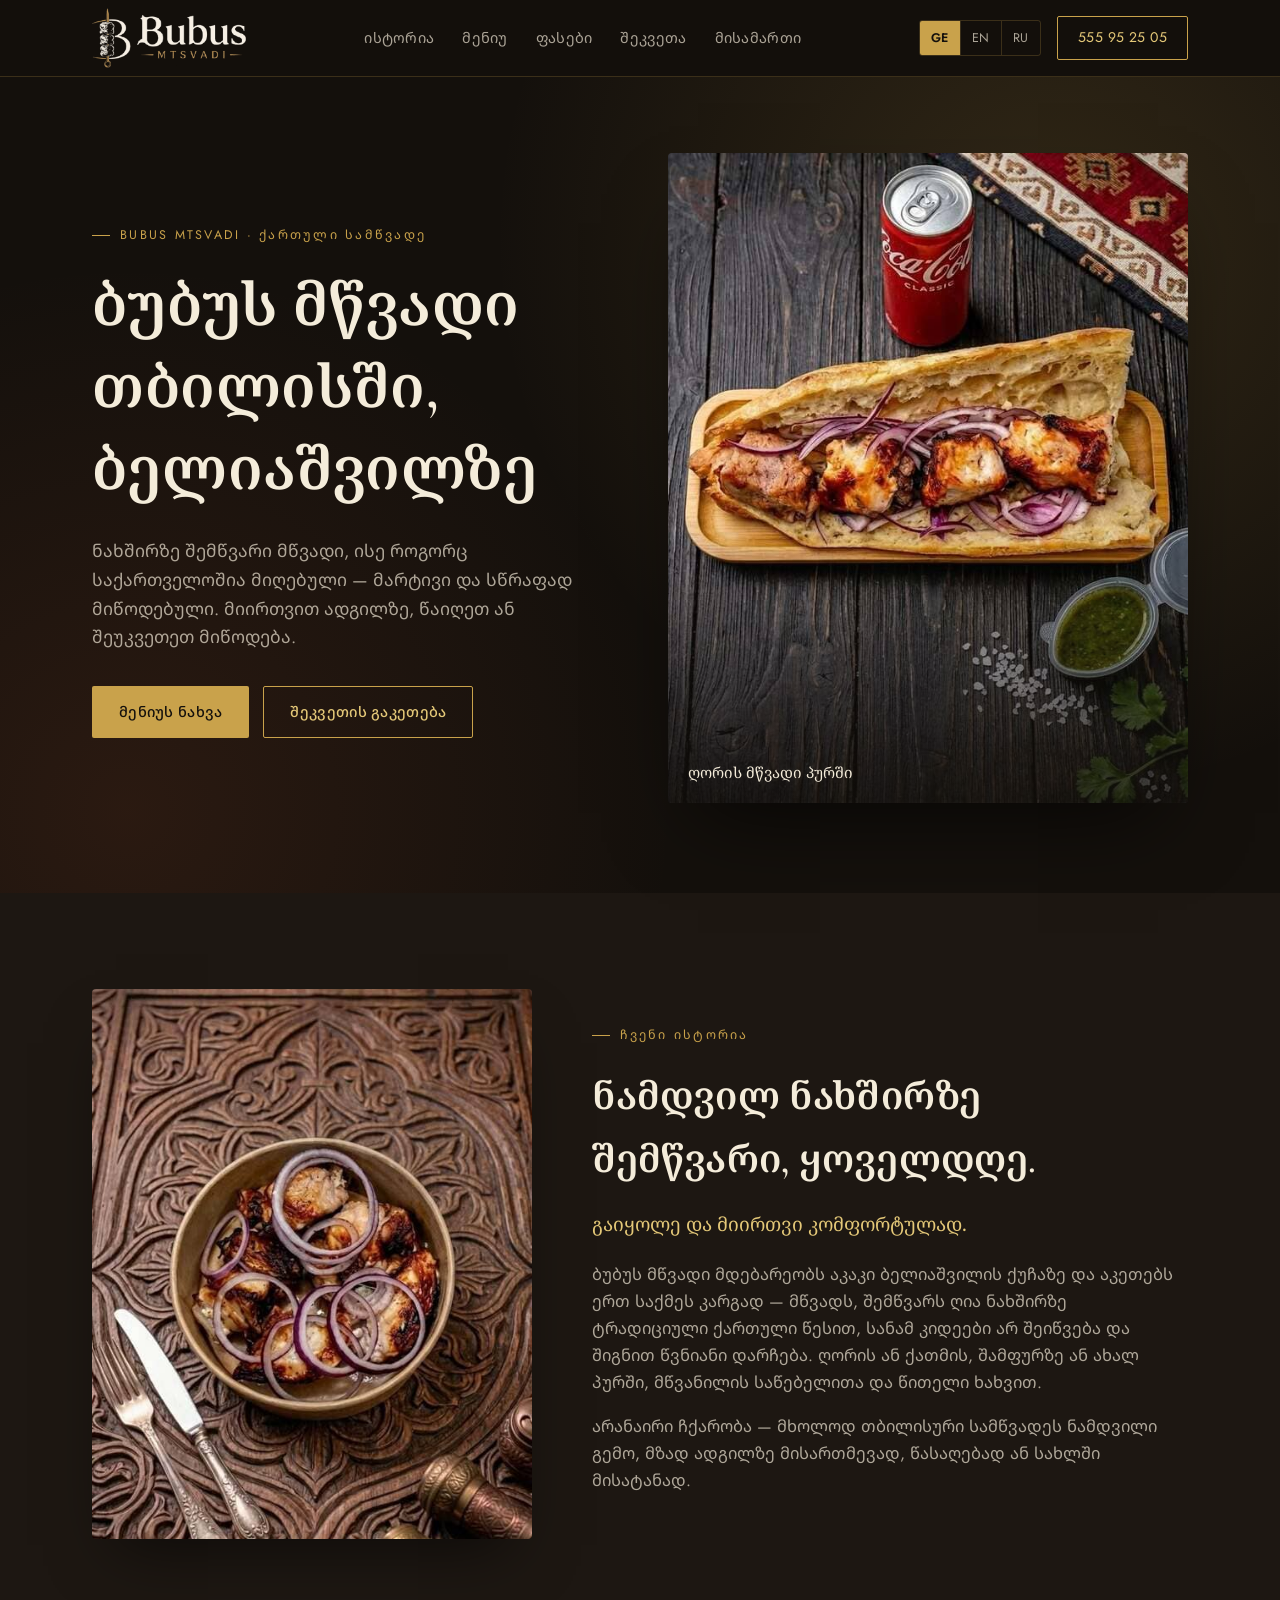
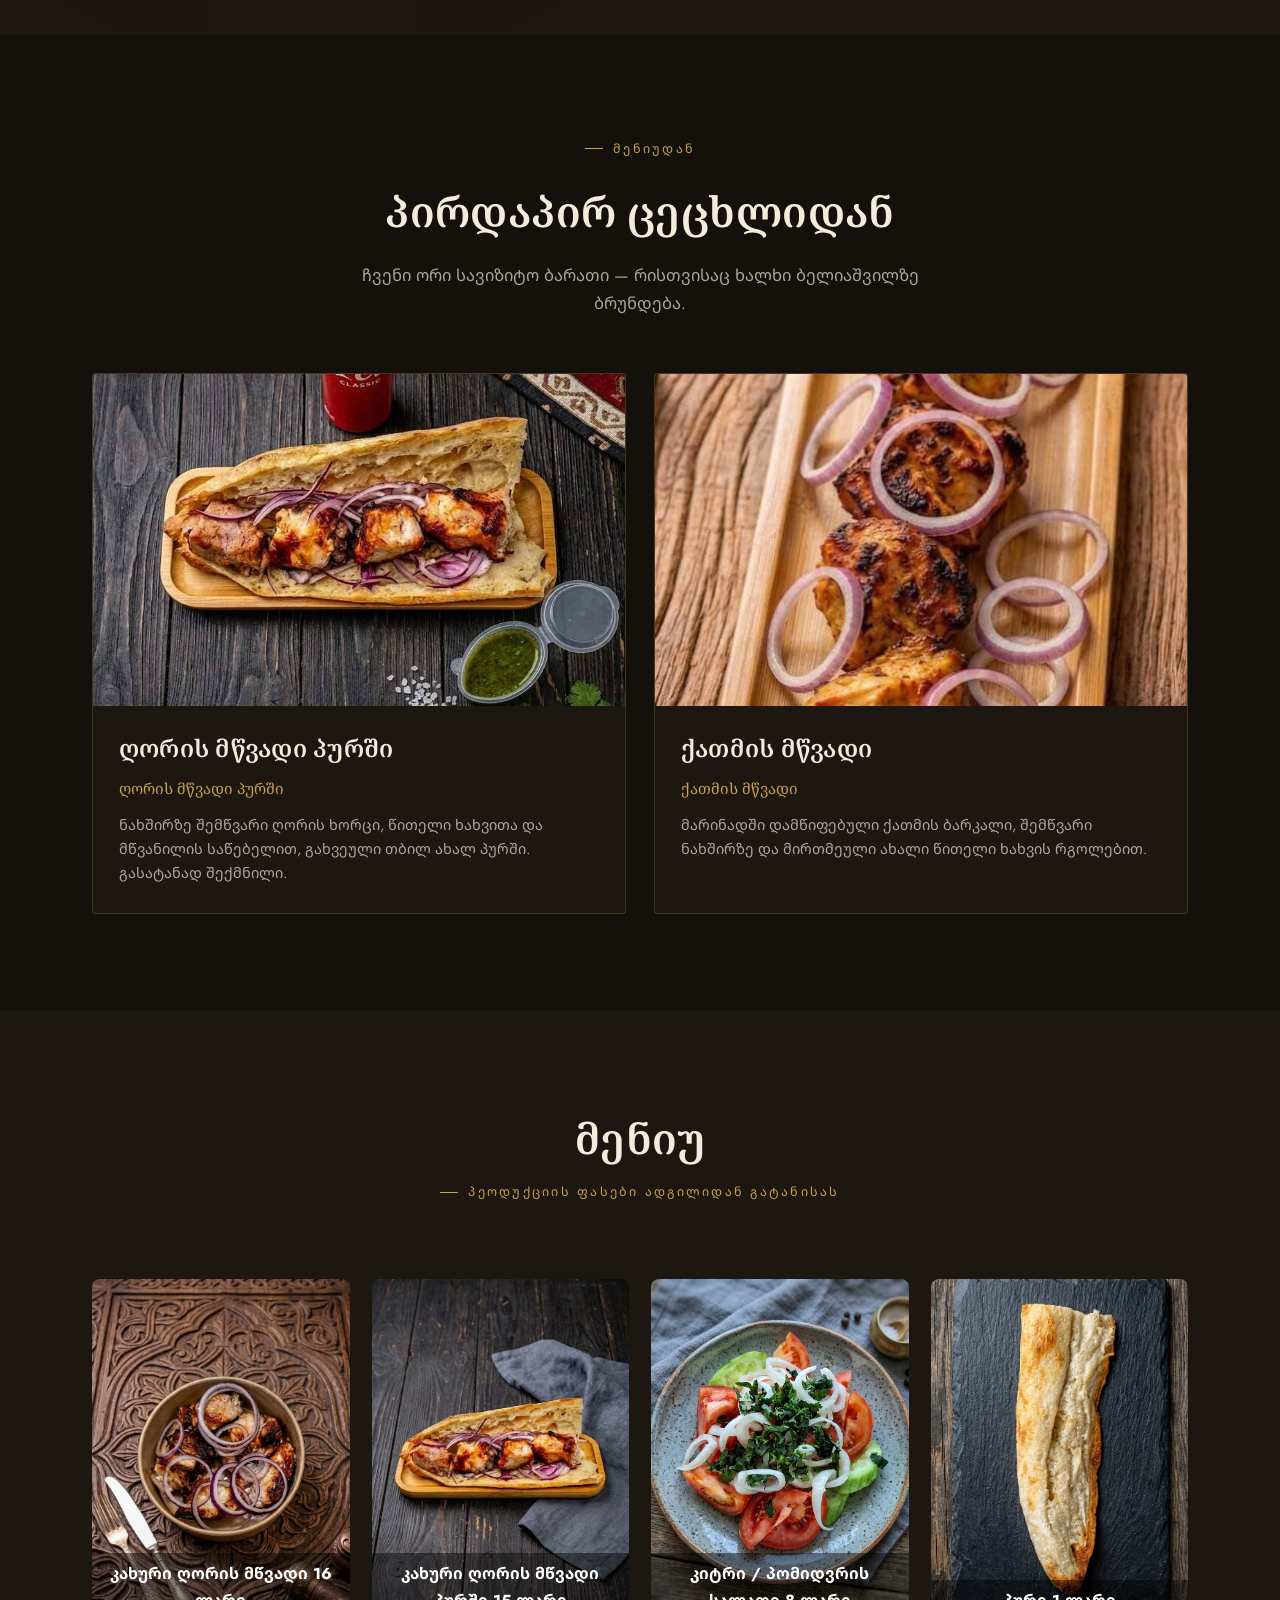
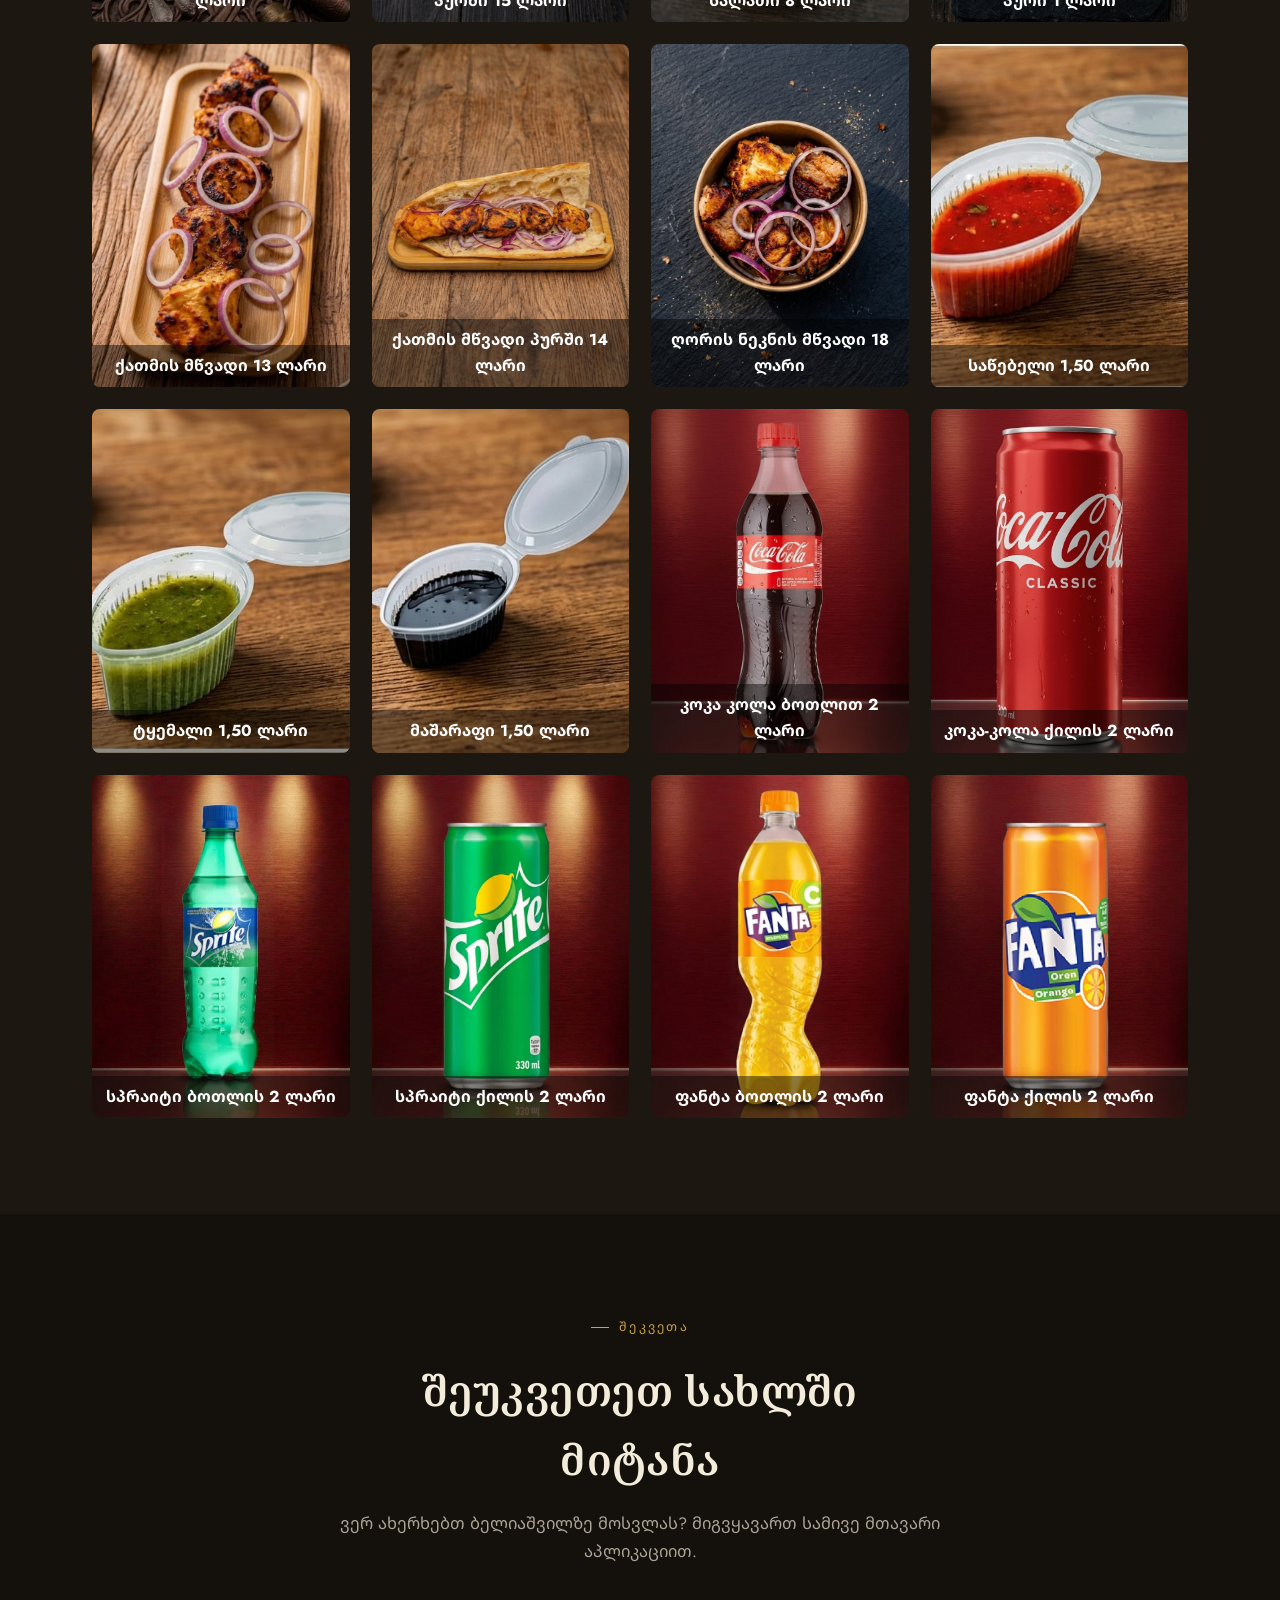
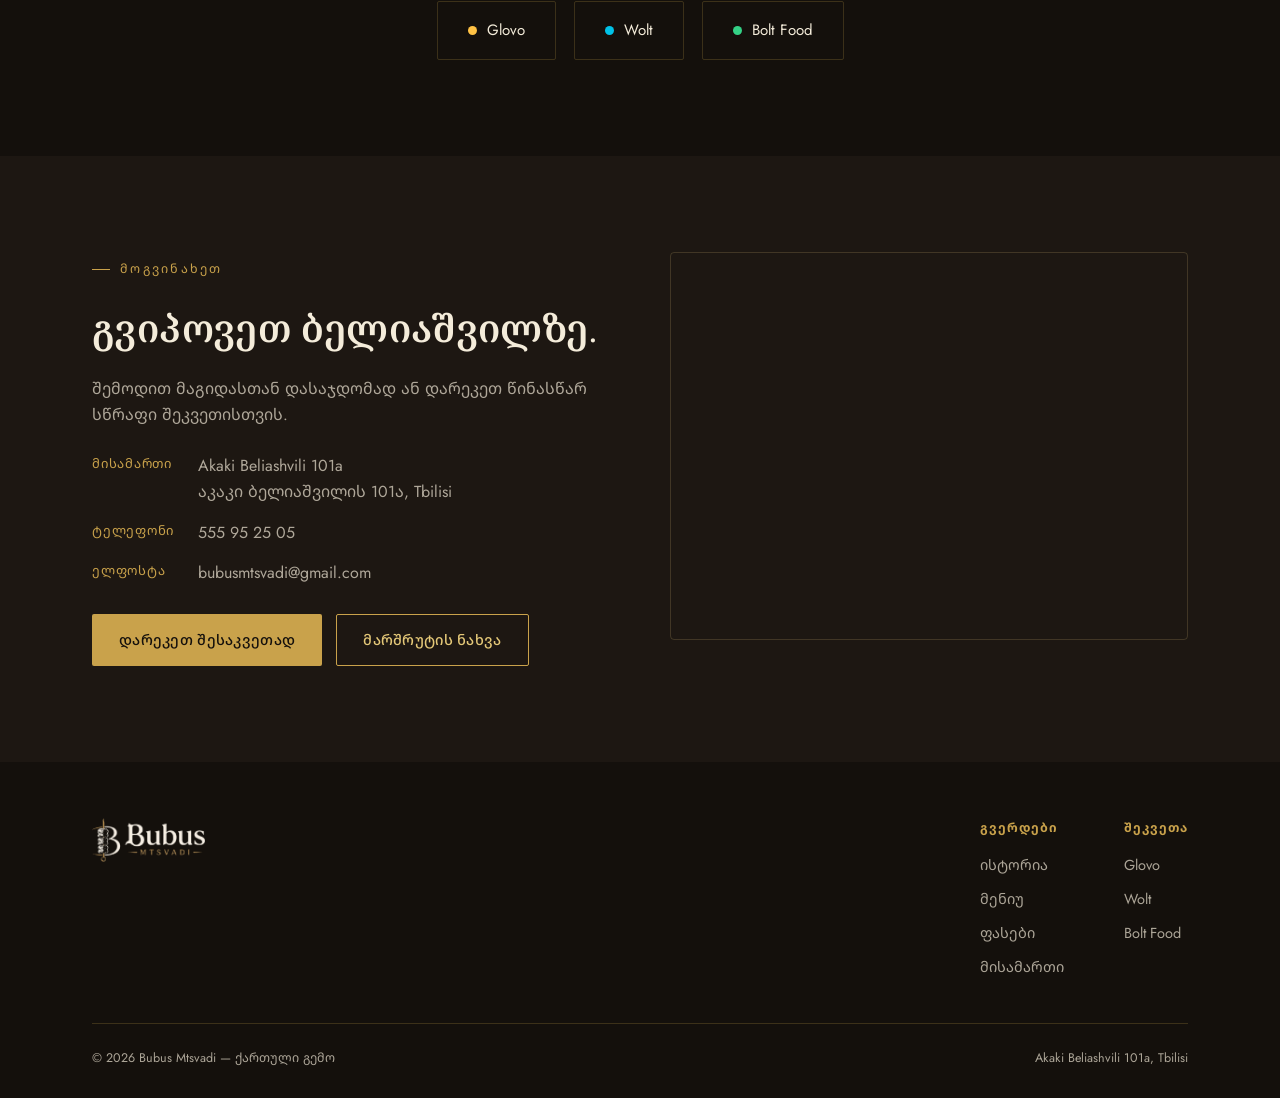
<file: index.html>
<!DOCTYPE html>
<html lang="ka">

<head>
  <meta charset="UTF-8">
  <meta name="viewport" content="width=device-width, initial-scale=1.0">

  <title>ბუბუს მწვადი თბილისში — ქართული სამწვადე ბელიაშვილზე</title>
  <meta name="description" content="ბუბუს მწვადი — ქართულად მომზადებული მწვადი თბილისში, აკაკი ბელიაშვილის ქუჩაზე. ნახშირზე შემწვარი ღორის და ქათმის მწვადი, ადგილზე ჭამა და მიწოდება Glovo, Wolt და Bolt Food-ით.">
  <link rel="canonical" href="https://bubusmtsvadi.ge/">

  <!-- hreflang: tells Google which page serves which language for this business -->
  <link rel="alternate" hreflang="ka" href="https://bubusmtsvadi.ge/">
  <link rel="alternate" hreflang="en" href="https://bubusmtsvadi.ge/en.html">
  <link rel="alternate" hreflang="ru" href="https://bubusmtsvadi.ge/ru.html">
  <link rel="alternate" hreflang="x-default" href="https://bubusmtsvadi.ge/">

  <meta property="og:type" content="restaurant">
  <meta property="og:site_name" content="Bubus Mtsvadi">
  <meta property="og:title" content="ბუბუს მწვადი თბილისში — ქართული სამწვადე ბელიაშვილზე">
  <meta property="og:description" content="ბუბუს მწვადი — ქართულად მომზადებული მწვადი თბილისში, აკაკი ბელიაშვილის ქუჩაზე. ნახშირზე შემწვარი ღორის და ქათმის მწვადი, ადგილზე ჭამა და მიწოდება Glovo, Wolt და Bolt Food-ით.">
  <meta property="og:image" content="images/mtsvadi-bread.jpg">
  <meta property="og:url" content="https://bubusmtsvadi.ge/">
  <meta property="og:locale" content="ka_GE">

  <meta name="geo.region" content="GE-TB">
  <meta name="geo.placename" content="Tbilisi">
  <meta name="geo.position" content="41.772300;44.779673">
  <meta name="ICBM" content="41.772300, 44.779673">

  <link rel="preconnect" href="https://fonts.googleapis.com">
  <link href="https://fonts.googleapis.com/css2?family=Cormorant+Garamond:ital,wght@0,400;0,500;0,600;1,500&family=Noto+Serif+Georgian:wght@400;600;700&family=Jost:wght@400;500;600&family=Noto+Sans+Georgian:wght@400;500;600&display=swap" rel="stylesheet">
  <link rel="stylesheet" href="style.css">

  <script type="application/ld+json">
{
  "@context": "https://schema.org",
  "@type": "Restaurant",
  "@id": "https://bubusmtsvadi.ge/#restaurant",
  "name": "Bubus Mtsvadi",
  "url": "https://bubusmtsvadi.ge/",
  "alternateName": ["ბუბუს მწვადი", "Бубус Мцвади"],
  "image": "images/mtsvadi-bread.jpg",
  "logo": "images/logo-dark.png",
  "servesCuisine": ["Georgian cuisine", "Charcoal-grilled mtsvadi"],
  "priceRange": "$$",
  "telephone": "+995555952505",
  "email": "bubusmtsvadi@gmail.com",
  "address": {
    "@type": "PostalAddress",
    "streetAddress": "Akaki Beliashvili 101a",
    "addressLocality": "Tbilisi",
    "addressCountry": "GE"
  },
  "geo": {
    "@type": "GeoCoordinates",
    "latitude": 41.772300,
    "longitude": 44.779673
  },
  "hasMap": "https://maps.app.goo.gl/jyAPs7F5S4fDX3fc8",
  "menu": "https://bubusmtsvadi.ge/#menu",
  "acceptsReservations": true,
  "openingHoursSpecification": [{
    "@type": "OpeningHoursSpecification",
    "dayOfWeek": [
      "Monday",
      "Tuesday",
      "Wednesday",
      "Thursday",
      "Friday",
      "Saturday",
      "Sunday"
    ],
    "opens": "10:00",
    "closes": "23:00"
  }],
  "inLanguage": "ka"
}
</script>
  <!-- Google tag (gtag.js) -->
  <script async src="https://www.googletagmanager.com/gtag/js?id=G-5BJ2S99Y8P"></script>
  <script>
    window.dataLayer = window.dataLayer || [];
    function gtag() { dataLayer.push(arguments); }
    gtag('js', new Date());

    gtag('config', 'G-5BJ2S99Y8P');
  </script>

</head>

<body class="home" id="home">

  <header>
    <nav>
      <a href="#home" class="brand">
        <img src="images/logo-dark.png" alt="Bubus Mtsvadi">
      </a>
      <div class="nav-links">
        <a href="#story">ისტორია</a>
        <a href="#menu">მენიუ</a>
        <a href="#gallery">ფასები</a>
        <a href="#delivery">შეკვეთა</a>
        <a href="#visit">მისამართი</a>
      </div>
      <div class="nav-right">
        <div class="lang-switch" role="group" aria-label="Language">
          <a href="index.html" class="active">GE</a>
          <a href="en.html" class="">EN</a>
          <a href="ru.html" class="">RU</a>
        </div>
        <a href="tel:+995555952505" class="nav-phone">555 95 25 05</a>
      </div>
    </nav>
  </header>

  <section class="hero">
    <div class="wrap hero-inner">
      <div>
        <span class="eyebrow">Bubus Mtsvadi · ქართული სამწვადე</span>
        <h1 style="line-height: 1.4;">ბუბუს მწვადი თბილისში,<br>ბელიაშვილზე</h1>
        <p class="lead">ნახშირზე შემწვარი მწვადი, ისე როგორც საქართველოშია მიღებული — მარტივი და სწრაფად მიწოდებული. მიირთვით ადგილზე, წაიღეთ ან შეუკვეთეთ მიწოდება.</p>
        <div class="hero-actions">
          <a href="#menu" class="btn btn-primary">მენიუს ნახვა</a>
          <a href="#delivery" class="btn btn-ghost">შეკვეთის გაკეთება</a>
        </div>
      </div>
      <div class="hero-photo">
        <img src="images/mtsvadi-bread.jpg" alt="ღორის მწვადი ახალ პურში მწვანილის საწებელით">
        <div class="cap">ღორის მწვადი პურში</div>
      </div>
    </div>
  </section>

  <section class="story" id="story">
    <div class="wrap story-inner">
      <div class="story-art">
        <img src="images/mtsvadi-bowl.jpg" alt="შემწვარი მწვადი წითელი ხახვით">
      </div>
      <div class="story-text">
        <span class="eyebrow">ჩვენი ისტორია</span>
        <h2 style="font-size:clamp(28px,3.2vw,38px); margin-bottom:18px;">ნამდვილ ნახშირზე შემწვარი, ყოველდღე.</h2>
        <p class="ka-line">გაიყოლე და მიირთვი კომფორტულად.</p>
        <p>ბუბუს მწვადი მდებარეობს აკაკი ბელიაშვილის ქუჩაზე და აკეთებს ერთ საქმეს კარგად — მწვადს, შემწვარს ღია ნახშირზე ტრადიციული ქართული წესით, სანამ კიდეები არ შეიწვება და შიგნით წვნიანი დარჩება. ღორის ან ქათმის, შამფურზე ან ახალ პურში, მწვანილის საწებელითა და წითელი ხახვით.</p>
        <p>არანაირი ჩქარობა — მხოლოდ თბილისური სამწვადეს ნამდვილი გემო, მზად ადგილზე მისართმევად, წასაღებად ან სახლში მისატანად.</p>
      </div>
    </div>
  </section>

  <section id="menu">
    <div class="wrap">
      <div class="section-head">
        <span class="eyebrow">მენიუდან</span>
        <h2>პირდაპირ ცეცხლიდან</h2>
        <p>ჩვენი ორი სავიზიტო ბარათი — რისთვისაც ხალხი ბელიაშვილზე ბრუნდება.</p>
      </div>
      <div class="menu-grid">
        <div class="menu-card">
          <img src="images/mtsvadi-bread.jpg" alt="ღორის მწვადი ახალ პურში">
          <div class="menu-card-body">
            <h3>ღორის მწვადი პურში</h3>
            <span class="ka">ღორის მწვადი პურში</span>
            <p>ნახშირზე შემწვარი ღორის ხორცი, წითელი ხახვითა და მწვანილის საწებელით, გახვეული თბილ ახალ პურში. გასატანად შექმნილი.</p>
          </div>
        </div>
        <div class="menu-card">
          <img src="images/mtsvadi-platter.jpg" alt="ქათმის მწვადი წითელი ხახვით">
          <div class="menu-card-body">
            <h3>ქათმის მწვადი</h3>
            <span class="ka">ქათმის მწვადი</span>
            <p>მარინადში დამწიფებული ქათმის ბარკალი, შემწვარი ნახშირზე და მირთმეული ახალი წითელი ხახვის რგოლებით.</p>
          </div>
        </div>
      </div>
    </div>
  </section>

  <section class="gallery" id="gallery">
    <div class="wrap">
      <div class="section-head">
         <h2>მენიუ</h2>
        <span class="eyebrow">პეოდუქციის ფასები ადგილიდან გატანისას</span>
      </div>
      <div class="gallery-grid">

        <div class="gallery-item"><img src="images/menu/კახური ღორის მწვადი 16 ლარი.jpg" alt="კახური ღორის მწვადი 16 ლარი">    </div>
        <div class="gallery-item"><img src="images/menu/კახური ღორის მწვადი პურში 15 ლარი.jpg" alt="კახური ღორის მწვადი პურში 15 ლარი">    </div>
        <div class="gallery-item"><img src="images/menu/კიტრი da პომიდვრის სალათი 8 ლარი.png" alt="კიტრი / პომიდვრის სალათი 8 ლარი">   </div>
        <div class="gallery-item"><img src="images/menu/პური 1 ლარი.jpg" alt="პური 1 ლარი"></div>
        <div class="gallery-item"><img src="images/menu/ქათმის მწვადი 13 ლარი.jpg" alt="ქათმის მწვადი 13 ლარი"></div>
        <div class="gallery-item"><img src="images/menu/ქათმის მწვადი პურში 14 ლარი.jpg" alt="ქათმის მწვადი პურში 14 ლარი"></div>
        <div class="gallery-item"><img src="images/menu/ღორის ნეკნის მწვადი 18 ლარი.jpg" alt="ღორის ნეკნის მწვადი 18 ლარი"></div>
        <div class="gallery-item"><img src="images/menu/საწებელი 1,50 ლარი.jpg" alt="საწებელი 1,50 ლარი"></div>
         <div class="gallery-item"><img src="images/menu/ტყემალი 1,50 ლარი.jpg" alt="ტყემალი 1,50 ლარი"></div>
         <div class="gallery-item"><img src="images/menu/მაშარაფი 1,50 ლარი.jpg" alt="მაშარაფი 1,50 ლარი"></div>
         <div class="gallery-item"><img src="images/menu/კოკა კოლა ბოთლით 2 ლარი.jpg" alt="კოკა კოლა ბოთლით 2 ლარი"> </div>
         <div class="gallery-item"><img src="images/menu/კოკა კოლა ქილის 2 ლარი.jpg" alt="კოკა-კოლა ქილის 2 ლარი">   </div>
        <div class="gallery-item"><img src="images/menu/სპრაიტი ბოთლის 2 ლარი.jpg" alt="სპრაიტი ბოთლის 2 ლარი"></div>
        <div class="gallery-item"><img src="images/menu/სპრაიტი ქილის 2 ლარი.jpg" alt="სპრაიტი ქილის 2 ლარი"></div>
        <div class="gallery-item"><img src="images/menu/ფანტა ბოთლის 2 ლარი.jpg" alt="ფანტა ბოთლის 2 ლარი"></div>
        <div class="gallery-item"><img src="images/menu/ფანტა ქილის 2 ლარი.jpg" alt="ფანტა ქილის 2 ლარი"></div>
        
        
      </div>
    </div>
  </section>
  <!-- <section class="gallery" id="gallery">`
  <div class="wrap">
    <div class="section-head">
      <span class="eyebrow">გალერეა</span>
      <h2>ჩვენი კერიდან</h2>
    </div>
    <div class="gallery-grid">
      <a href="images/mtsvadi-bread.jpg" target="_blank" rel="noopener"><img src="images/mtsvadi-bread.jpg" alt="ღორის მწვადი სენდვიჩი"></a>
      <a href="images/mtsvadi-platter.jpg" target="_blank" rel="noopener"><img src="images/mtsvadi-platter.jpg" alt="ქათმის მწვადი თეფშზე"></a>
      <a href="images/mtsvadi-bowl.jpg" target="_blank" rel="noopener"><img src="images/mtsvadi-bowl.jpg" alt="მწვადი წითელი ხახვით თასში"></a>
    </div>
  </div>
</section> -->

  <section id="delivery">
    <div class="wrap delivery-inner">
      <div class="section-head" style="margin-bottom:0;">
        <span class="eyebrow">შეკვეთა</span>
        <h2>შეუკვეთეთ სახლში მიტანა</h2>
        <p>ვერ ახერხებთ ბელიაშვილზე მოსვლას? მიგვყავართ სამივე მთავარი აპლიკაციით.</p>
      </div>
      <div class="delivery-apps">
        <a target="_blank" href="https://glovoapp.com/ka/ge/tbilisi/stores/bubus-mtsvadi-tbi" class="app-btn"><span class="app-dot dot-glovo"></span>Glovo</a>
        <a target="_blank" href="https://wolt.com/ka/geo/tbilisi/restaurant/bubu-s-mtsvadi" class="app-btn"><span class="app-dot dot-wolt"></span>Wolt</a>
        <a target="_blank" href="https://food.bolt.eu/ka-ge/15-tbilisi/p/1012716-bubus-mcvadi" class="app-btn"><span class="app-dot dot-bolt"></span>Bolt Food</a>
      </div>
    </div>
  </section>

  <section class="visit" id="visit">
    <div class="wrap visit-inner">
      <div class="visit-details">
        <span class="eyebrow">მოგვინახეთ</span>
        <h2 style="font-size:clamp(28px,3.2vw,38px);">გვიპოვეთ ბელიაშვილზე.</h2>
        <p style="margin-top:14px; color:var(--cream-dim);">შემოდით მაგიდასთან დასაჯდომად ან დარეკეთ წინასწარ სწრაფი შეკვეთისთვის.</p>
        <dl>
          <dt>მისამართი</dt>
          <dd>Akaki Beliashvili 101a<br>აკაკი ბელიაშვილის 101ა, Tbilisi</dd>
          <dt>ტელეფონი</dt>
          <dd>555 95 25 05</dd>
          <dt>ელფოსტა</dt>
          <dd>bubusmtsvadi@gmail.com</dd>
        </dl>
        <div class="hero-actions" style="margin-top:28px;">
          <a href="tel:+995555952505" class="btn btn-primary">დარეკეთ შესაკვეთად</a>
          <a href="https://www.google.com/maps/dir/?api=1&destination=41.771982274350364,44.77971989717801" target="_blank" rel="noopener" class="btn btn-ghost">მარშრუტის ნახვა</a>
        </div>
      </div>
      <div class="map-block">
        <iframe src="https://www.google.com/maps?q=41.771982274350364,44.77971989717801&hl=ka&z=16&output=embed" loading="lazy" referrerpolicy="no-referrer-when-downgrade" title="Bubus Mtsvadi location on Akaki Beliashvili, Tbilisi"></iframe>
      </div>
    </div>
  </section>

  <footer>
    <div class="wrap">
      <div class="footer-top">
        <div class="footer-brand">
          <img src="images/logo-dark.png" alt="Bubus Mtsvadi">
        </div>
        <div class="footer-cols">
          <div class="footer-col">
            <h4>გვერდები</h4>
            <a href="#story">ისტორია</a>
            <a href="#menu">მენიუ</a>
            <a href="#gallery">ფასები</a>
            <a href="#visit">მისამართი</a>
          </div>
          <div class="footer-col">
            <h4>შეკვეთა</h4>
            <a target="_blank" href="https://glovoapp.com/ka/ge/tbilisi/stores/bubus-mtsvadi-tbi">Glovo</a>
            <a target="_blank" href="https://wolt.com/ka/geo/tbilisi/restaurant/bubu-s-mtsvadi">Wolt</a>
            <a target="_blank" href="https://food.bolt.eu/ka-ge/15-tbilisi/p/1012716-bubus-mcvadi">Bolt Food</a>
          </div>
        </div>
      </div>
      <div class="footer-bottom">
        <span>© 2026 Bubus Mtsvadi — ქართული გემო</span>
        <span>Akaki Beliashvili 101a, Tbilisi</span>
      </div>
    </div>
  </footer>
  <script>
    document.querySelectorAll('.gallery-item').forEach(item => {
      const img = item.querySelector('img');
      const title = document.createElement('div');
      title.className = 'gallery-title';
      title.textContent = img.alt;
      item.prepend(title);
    });
  </script>
</body>

</html>
</file>
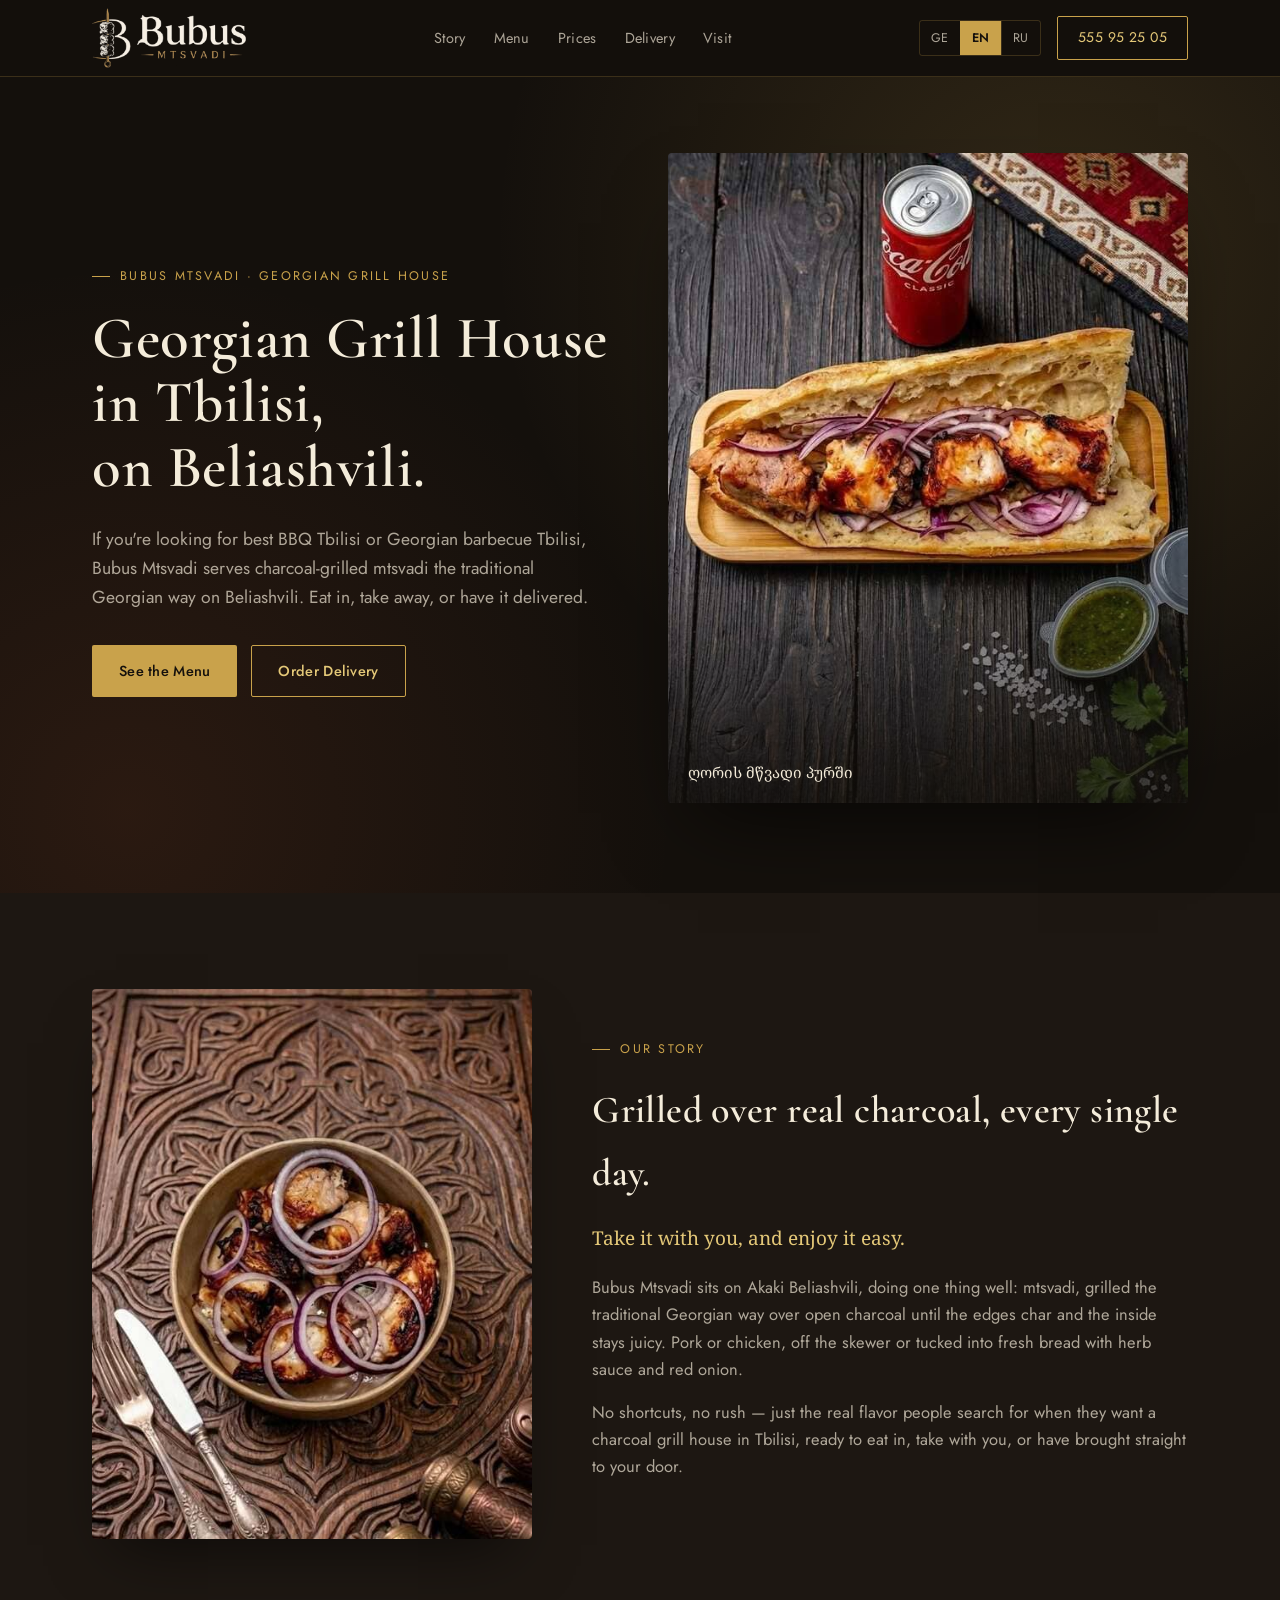
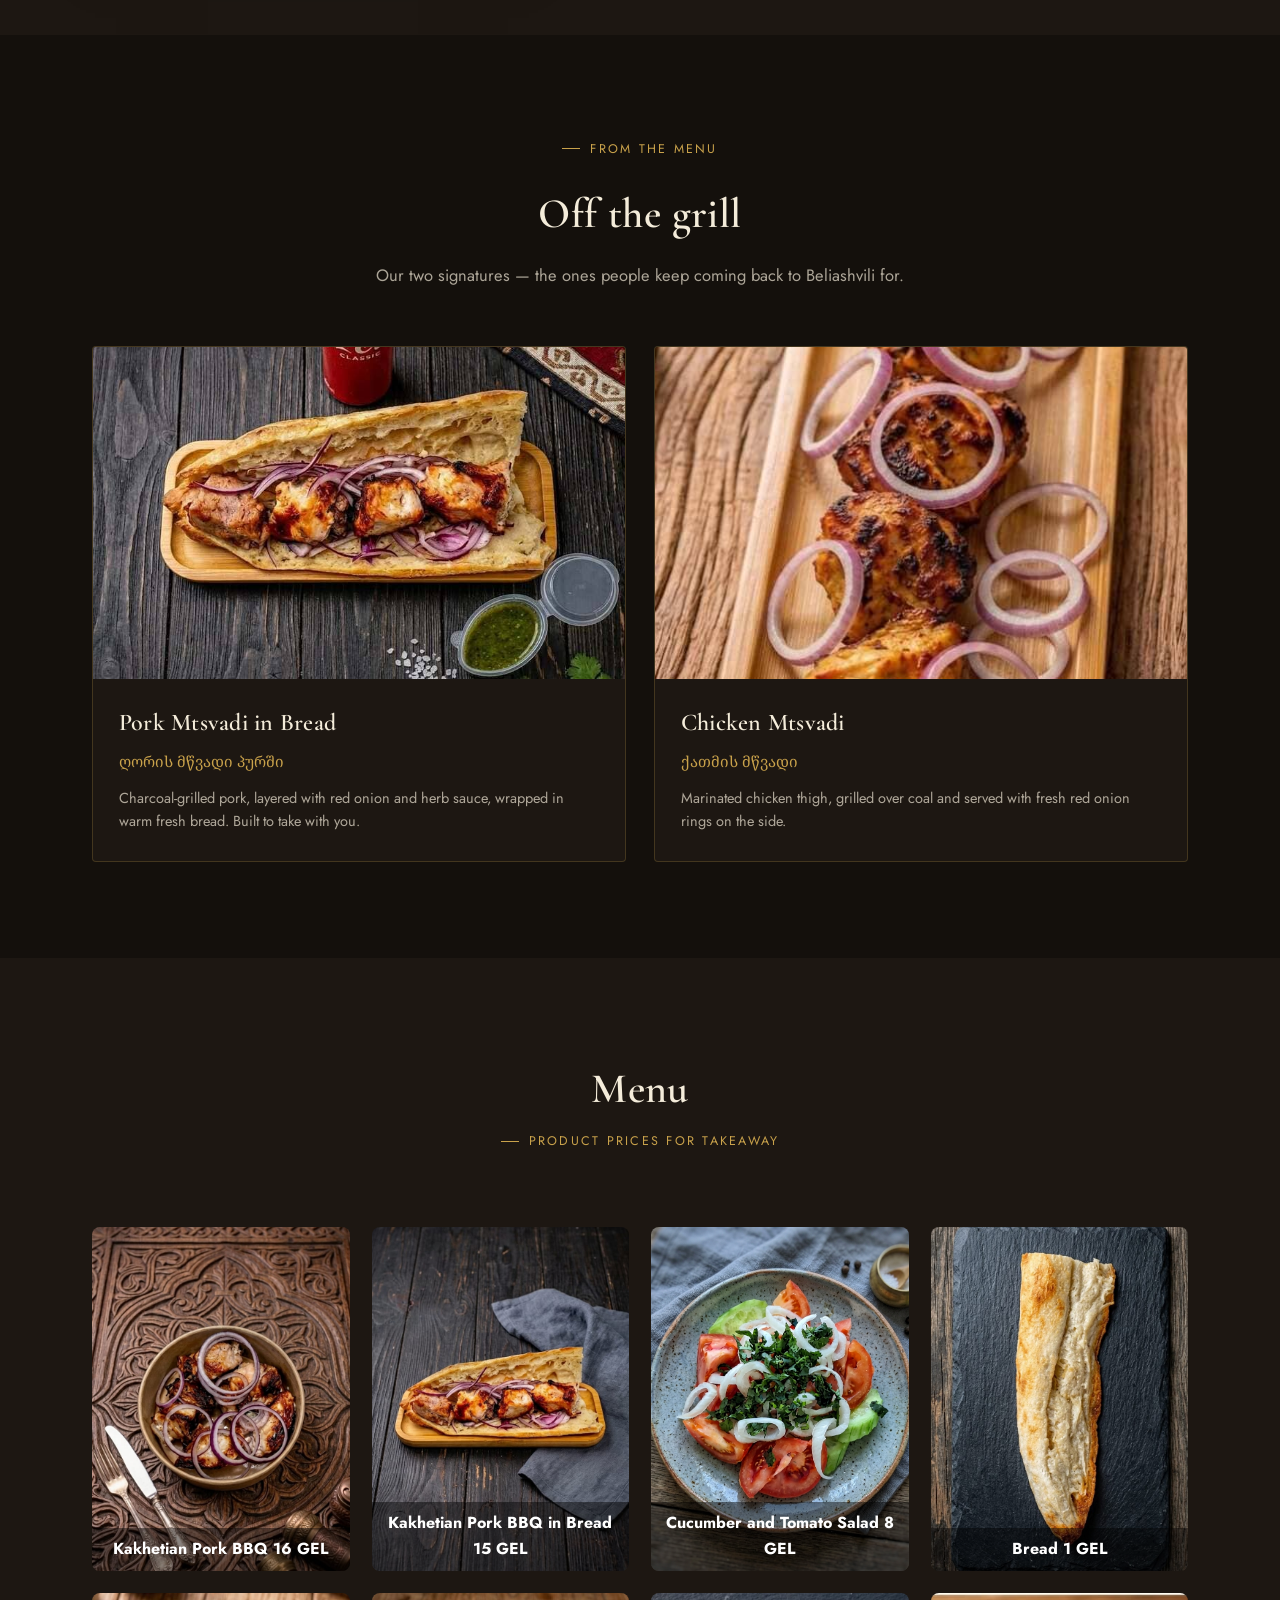
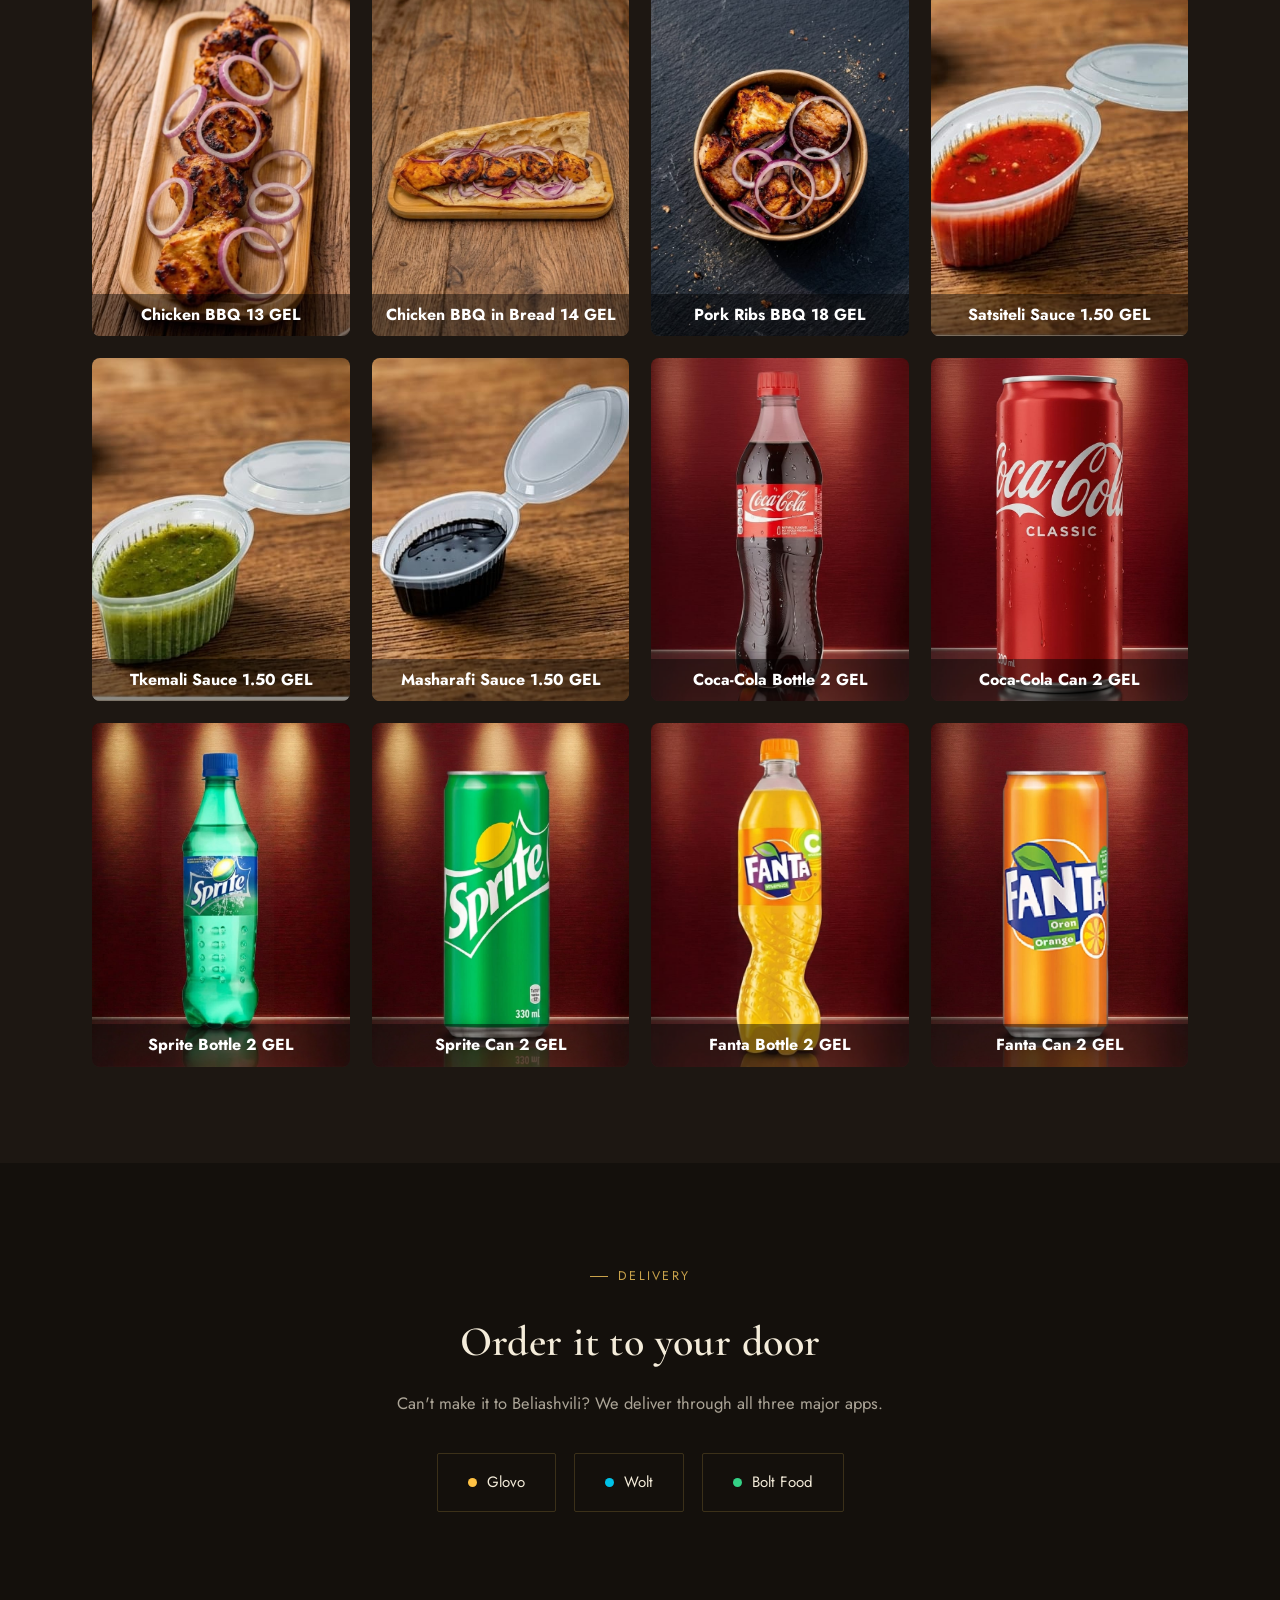
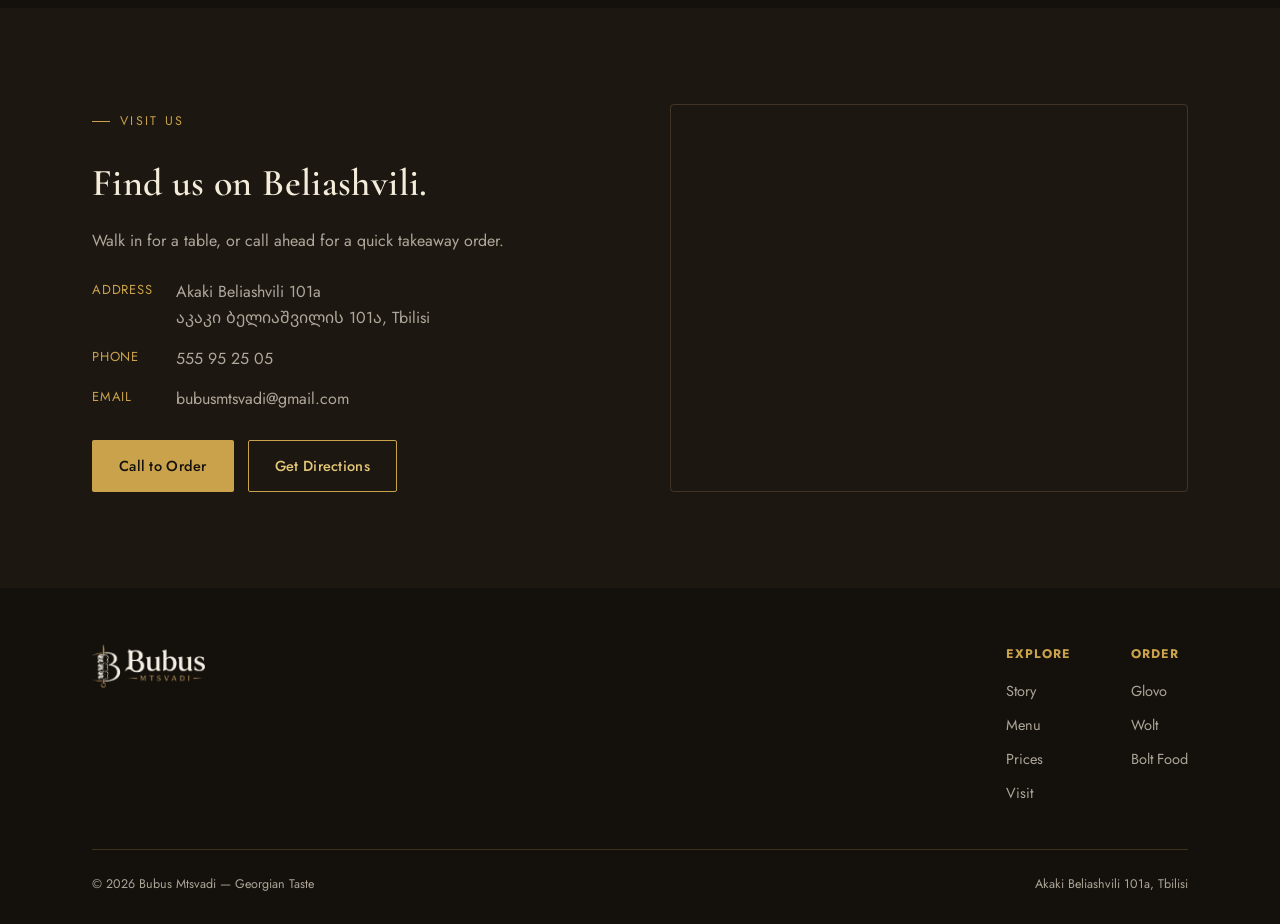
<file: en.html>
<!DOCTYPE html>
<html lang="en">

<head>
  <meta charset="UTF-8">
  <meta name="viewport" content="width=device-width, initial-scale=1.0">

  <title>Bubus Mtsvadi in Tbilisi — Georgian Grill House on Beliashvili</title>
  <meta name="description" content="Bubus Mtsvadi is a Georgian grill house in Tbilisi on Akaki Beliashvili Street, serving charcoal-grilled pork and chicken mtsvadi. Dine in or order delivery via Glovo, Wolt, and Bolt Food.">
  <link rel="canonical" href="https://bubusmtsvadi.ge/en.html">

  <!-- hreflang: tells Google which page serves which language for this business -->
  <link rel="alternate" hreflang="ka" href="https://bubusmtsvadi.ge/">
  <link rel="alternate" hreflang="en" href="https://bubusmtsvadi.ge/en.html">
  <link rel="alternate" hreflang="ru" href="https://bubusmtsvadi.ge/ru.html">
  <link rel="alternate" hreflang="x-default" href="https://bubusmtsvadi.ge/">

  <meta property="og:type" content="restaurant">
  <meta property="og:site_name" content="Bubus Mtsvadi">
  <meta property="og:title" content="Bubus Mtsvadi in Tbilisi — Georgian Grill House on Beliashvili">
  <meta property="og:description" content="Bubus Mtsvadi is a Georgian grill house in Tbilisi on Akaki Beliashvili Street, serving charcoal-grilled pork and chicken mtsvadi. Dine in or order delivery via Glovo, Wolt, and Bolt Food.">
  <meta property="og:image" content="images/mtsvadi-bread.jpg">
  <meta property="og:url" content="https://bubusmtsvadi.ge/en.html">
  <meta property="og:locale" content="en_US">

  <meta name="geo.region" content="GE-TB">
  <meta name="geo.placename" content="Tbilisi">
  <meta name="geo.position" content="41.772300;44.779673">
  <meta name="ICBM" content="41.772300, 44.779673">

  <link rel="preconnect" href="https://fonts.googleapis.com">
  <link href="https://fonts.googleapis.com/css2?family=Cormorant+Garamond:ital,wght@0,400;0,500;0,600;1,500&family=Noto+Serif+Georgian:wght@400;600;700&family=Jost:wght@400;500;600&family=Noto+Sans+Georgian:wght@400;500;600&display=swap" rel="stylesheet">
  <link rel="stylesheet" href="style.css">

  <script type="application/ld+json">
{
  "@context": "https://schema.org",
  "@type": "Restaurant",
  "@id": "https://bubusmtsvadi.ge/#restaurant",
  "name": "Bubus Mtsvadi",
  "url": "https://bubusmtsvadi.ge/en.html",
  "alternateName": ["ბუბუს მწვადი", "Бубус Мцвади"],
  "image": "images/mtsvadi-bread.jpg",
  "logo": "images/logo-dark.png",
  "servesCuisine": ["Georgian cuisine", "Charcoal-grilled mtsvadi"],
  "priceRange": "$$",
  "telephone": "+995555952505",
  "email": "bubusmtsvadi@gmail.com",
  "address": {
    "@type": "PostalAddress",
    "streetAddress": "Akaki Beliashvili 101a",
    "addressLocality": "Tbilisi",
    "addressCountry": "GE"
  },
  "geo": {
    "@type": "GeoCoordinates",
    "latitude": 41.772300,
    "longitude": 44.779673
  },
  "hasMap": "https://maps.app.goo.gl/jyAPs7F5S4fDX3fc8",
  "menu": "https://bubusmtsvadi.ge/en.html#menu",
  "acceptsReservations": true,
  "openingHoursSpecification": [{
    "@type": "OpeningHoursSpecification",
    "dayOfWeek": [
      "Monday",
      "Tuesday",
      "Wednesday",
      "Thursday",
      "Friday",
      "Saturday",
      "Sunday"
    ],
    "opens": "10:00",
    "closes": "23:00"
  }],
  "inLanguage": "en"
}
</script>
  <!-- Google tag (gtag.js) -->
  <script async src="https://www.googletagmanager.com/gtag/js?id=G-5BJ2S99Y8P"></script>
  <script>
    window.dataLayer = window.dataLayer || [];
    function gtag() { dataLayer.push(arguments); }
    gtag('js', new Date());

    gtag('config', 'G-5BJ2S99Y8P');
  </script>
</head>

<body class="home" id="home">

  <header>
    <nav>
      <a href="#home" class="brand">
        <img src="images/logo-dark.png" alt="Bubus Mtsvadi">
      </a>
      <div class="nav-links">
        <a href="#story">Story</a>
        <a href="#menu">Menu</a>
        <a href="#gallery">Prices</a>
        <a href="#delivery">Delivery</a>
        <a href="#visit">Visit</a>
      </div>
      <div class="nav-right">
        <div class="lang-switch" role="group" aria-label="Language">
          <a href="index.html" class="">GE</a>
          <a href="en.html" class="active">EN</a>
          <a href="ru.html" class="">RU</a>
        </div>
        <a href="tel:+995555952505" class="nav-phone">555 95 25 05</a>
      </div>
    </nav>
  </header>

  <section class="hero">
    <div class="wrap hero-inner">
      <div>
        <span class="eyebrow">Bubus Mtsvadi · Georgian Grill House</span>
        <h1>Georgian Grill House in Tbilisi,<br>on Beliashvili.</h1>
        <p class="lead">If you're looking for best BBQ Tbilisi or Georgian barbecue Tbilisi, Bubus Mtsvadi serves charcoal-grilled mtsvadi the traditional Georgian way on Beliashvili. Eat in, take away, or have it delivered.</p>
        <div class="hero-actions">
          <a href="#menu" class="btn btn-primary">See the Menu</a>
          <a href="#delivery" class="btn btn-ghost">Order Delivery</a>
        </div>
      </div>
      <div class="hero-photo">
        <img src="images/mtsvadi-bread.jpg" alt="Pork mtsvadi served in fresh bread with herb sauce">
        <div class="cap">ღორის მწვადი პურში</div>
      </div>
    </div>
  </section>

  <section class="story" id="story">
    <div class="wrap story-inner">
      <div class="story-art">
        <img src="images/mtsvadi-bowl.jpg" alt="Grilled mtsvadi served with red onion">
      </div>
      <div class="story-text">
        <span class="eyebrow">Our Story</span>
        <h2 style="font-size:clamp(28px,3.2vw,38px); margin-bottom:18px;">Grilled over real charcoal, every single day.</h2>
        <p class="ka-line">Take it with you, and enjoy it easy.</p>
        <p>Bubus Mtsvadi sits on Akaki Beliashvili, doing one thing well: mtsvadi, grilled the traditional Georgian way over open charcoal until the edges char and the inside stays juicy. Pork or chicken, off the skewer or tucked into fresh bread with herb sauce and red onion.</p>
        <p>No shortcuts, no rush — just the real flavor people search for when they want a charcoal grill house in Tbilisi, ready to eat in, take with you, or have brought straight to your door.</p>
      </div>
    </div>
  </section>

  <section id="menu">
    <div class="wrap">
      <div class="section-head">
        <span class="eyebrow">From the Menu</span>
        <h2>Off the grill</h2>
        <p>Our two signatures — the ones people keep coming back to Beliashvili for.</p>
      </div>
      <div class="menu-grid">
        <div class="menu-card">
          <img src="images/mtsvadi-bread.jpg" alt="Pork mtsvadi in fresh bread">
          <div class="menu-card-body">
            <h3>Pork Mtsvadi in Bread</h3>
            <span class="ka">ღორის მწვადი პურში</span>
            <p>Charcoal-grilled pork, layered with red onion and herb sauce, wrapped in warm fresh bread. Built to take with you.</p>
          </div>
        </div>
        <div class="menu-card">
          <img src="images/mtsvadi-platter.jpg" alt="Chicken mtsvadi platter with red onion">
          <div class="menu-card-body">
            <h3>Chicken Mtsvadi</h3>
            <span class="ka">ქათმის მწვადი</span>
            <p>Marinated chicken thigh, grilled over coal and served with fresh red onion rings on the side.</p>
          </div>
        </div>
      </div>
    </div>
  </section>

  <section class="gallery" id="gallery">
    <div class="wrap">
    <div class="section-head">
      <h2>Menu</h2>
      <span class="eyebrow">Product prices for takeaway</span>
    </div>

    <div class="gallery-grid">

      <div class="gallery-item"><img src="images/menu/კახური ღორის მწვადი 16 ლარი.jpg" alt="Kakhetian Pork BBQ 16 GEL"></div>
      <div class="gallery-item"><img src="images/menu/კახური ღორის მწვადი პურში 15 ლარი.jpg" alt="Kakhetian Pork BBQ in Bread 15 GEL"></div>
      <div class="gallery-item"><img src="images/menu/კიტრი da პომიდვრის სალათი 8 ლარი.png" alt="Cucumber and Tomato Salad 8 GEL"></div>
      <div class="gallery-item"><img src="images/menu/პური 1 ლარი.jpg" alt="Bread 1 GEL"></div>
      <div class="gallery-item"><img src="images/menu/ქათმის მწვადი 13 ლარი.jpg" alt="Chicken BBQ 13 GEL"></div>
      <div class="gallery-item"><img src="images/menu/ქათმის მწვადი პურში 14 ლარი.jpg" alt="Chicken BBQ in Bread 14 GEL"></div>
      <div class="gallery-item"><img src="images/menu/ღორის ნეკნის მწვადი 18 ლარი.jpg" alt="Pork Ribs BBQ 18 GEL"></div>
      <div class="gallery-item"><img src="images/menu/საწებელი 1,50 ლარი.jpg" alt="Satsiteli Sauce 1.50 GEL"></div>
      <div class="gallery-item"><img src="images/menu/ტყემალი 1,50 ლარი.jpg" alt="Tkemali Sauce 1.50 GEL"></div>
      <div class="gallery-item"><img src="images/menu/მაშარაფი 1,50 ლარი.jpg" alt="Masharafi Sauce 1.50 GEL"></div>
      <div class="gallery-item"><img src="images/menu/კოკა კოლა ბოთლით 2 ლარი.jpg" alt="Coca-Cola Bottle 2 GEL"></div>
      <div class="gallery-item"><img src="images/menu/კოკა კოლა ქილის 2 ლარი.jpg" alt="Coca-Cola Can 2 GEL"></div>
      <div class="gallery-item"><img src="images/menu/სპრაიტი ბოთლის 2 ლარი.jpg" alt="Sprite Bottle 2 GEL"></div>
      <div class="gallery-item"><img src="images/menu/სპრაიტი ქილის 2 ლარი.jpg" alt="Sprite Can 2 GEL"></div>
      <div class="gallery-item"><img src="images/menu/ფანტა ბოთლის 2 ლარი.jpg" alt="Fanta Bottle 2 GEL"></div>
      <div class="gallery-item"><img src="images/menu/ფანტა ქილის 2 ლარი.jpg" alt="Fanta Can 2 GEL"></div>

    </div>
    </div>
  </section>

  <section id="delivery">
    <div class="wrap delivery-inner">
      <div class="section-head" style="margin-bottom:0;">
        <span class="eyebrow">Delivery</span>
        <h2>Order it to your door</h2>
        <p>Can't make it to Beliashvili? We deliver through all three major apps.</p>
      </div>
      <div class="delivery-apps">
        <a target="_blank" href="https://glovoapp.com/ka/ge/tbilisi/stores/bubus-mtsvadi-tbi" class="app-btn"><span class="app-dot dot-glovo"></span>Glovo</a>
        <a target="_blank" href="https://wolt.com/ka/geo/tbilisi/restaurant/bubu-s-mtsvadi" class="app-btn"><span class="app-dot dot-wolt"></span>Wolt</a>
        <a target="_blank" href="https://food.bolt.eu/ka-ge/15-tbilisi/p/1012716-bubus-mcvadi" class="app-btn"><span class="app-dot dot-bolt"></span>Bolt Food</a>
      </div>
    </div>
  </section>

  <section class="visit" id="visit">
    <div class="wrap visit-inner">
      <div class="visit-details">
        <span class="eyebrow">Visit Us</span>
        <h2 style="font-size:clamp(28px,3.2vw,38px);">Find us on Beliashvili.</h2>
        <p style="margin-top:14px; color:var(--cream-dim);">Walk in for a table, or call ahead for a quick takeaway order.</p>
        <dl>
          <dt>Address</dt>
          <dd>Akaki Beliashvili 101a<br>აკაკი ბელიაშვილის 101ა, Tbilisi</dd>
          <dt>Phone</dt>
          <dd>555 95 25 05</dd>
          <dt>Email</dt>
          <dd>bubusmtsvadi@gmail.com</dd>
        </dl>
        <div class="hero-actions" style="margin-top:28px;">
          <a href="tel:+995555952505" class="btn btn-primary">Call to Order</a>
          <a href="https://www.google.com/maps/dir/?api=1&destination=41.771982274350364,44.77971989717801" target="_blank" rel="noopener" class="btn btn-ghost">Get Directions</a>
        </div>
      </div>
      <div class="map-block">
        <iframe src="https://www.google.com/maps?q=41.771982274350364,44.77971989717801&hl=en&z=16&output=embed" loading="lazy" referrerpolicy="no-referrer-when-downgrade" title="Bubus Mtsvadi location on Akaki Beliashvili, Tbilisi"></iframe>
      </div>
    </div>
  </section>

  <footer>
    <div class="wrap">
      <div class="footer-top">
        <div class="footer-brand">
          <img src="images/logo-dark.png" alt="Bubus Mtsvadi">
        </div>
        <div class="footer-cols">
          <div class="footer-col">
            <h4>Explore</h4>
            <a href="#story">Story</a>
            <a href="#menu">Menu</a>
            <a href="#gallery">Prices</a>
            <a href="#visit">Visit</a>
          </div>
          <div class="footer-col">
            <h4>Order</h4>
            <a target="_blank" href="https://glovoapp.com/ka/ge/tbilisi/stores/bubus-mtsvadi-tbi">Glovo</a>
            <a target="_blank" href="https://wolt.com/ka/geo/tbilisi/restaurant/bubu-s-mtsvadi">Wolt</a>
            <a target="_blank" href="https://food.bolt.eu/ka-ge/15-tbilisi/p/1012716-bubus-mcvadi">Bolt Food</a>
          </div>
        </div>
      </div>
      <div class="footer-bottom">
        <span>© 2026 Bubus Mtsvadi — Georgian Taste</span>
        <span>Akaki Beliashvili 101a, Tbilisi</span>
      </div>
    </div>
  </footer>
 <script>
    document.querySelectorAll('.gallery-item').forEach(item => {
      const img = item.querySelector('img');
      const title = document.createElement('div');
      title.className = 'gallery-title';
      title.textContent = img.alt;
      item.prepend(title);
    });
  </script>
</body>

</html>
</file>
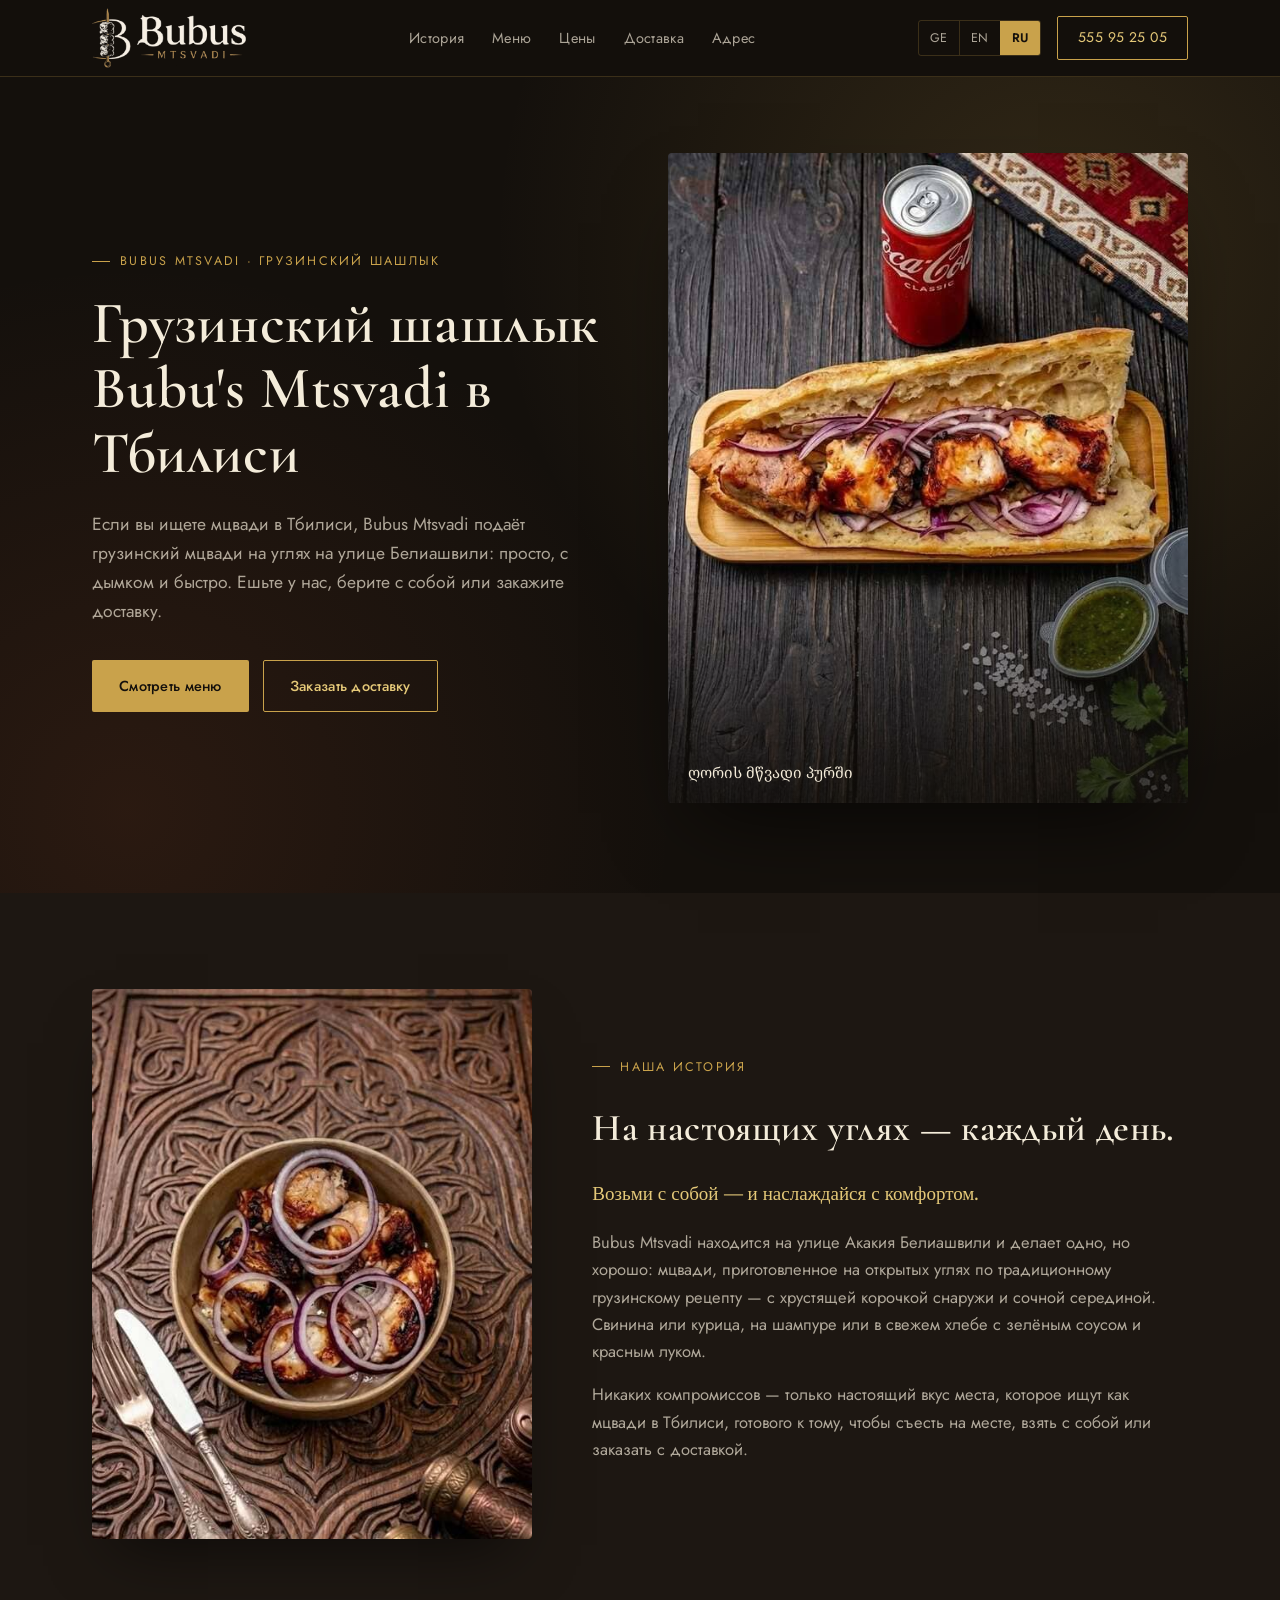
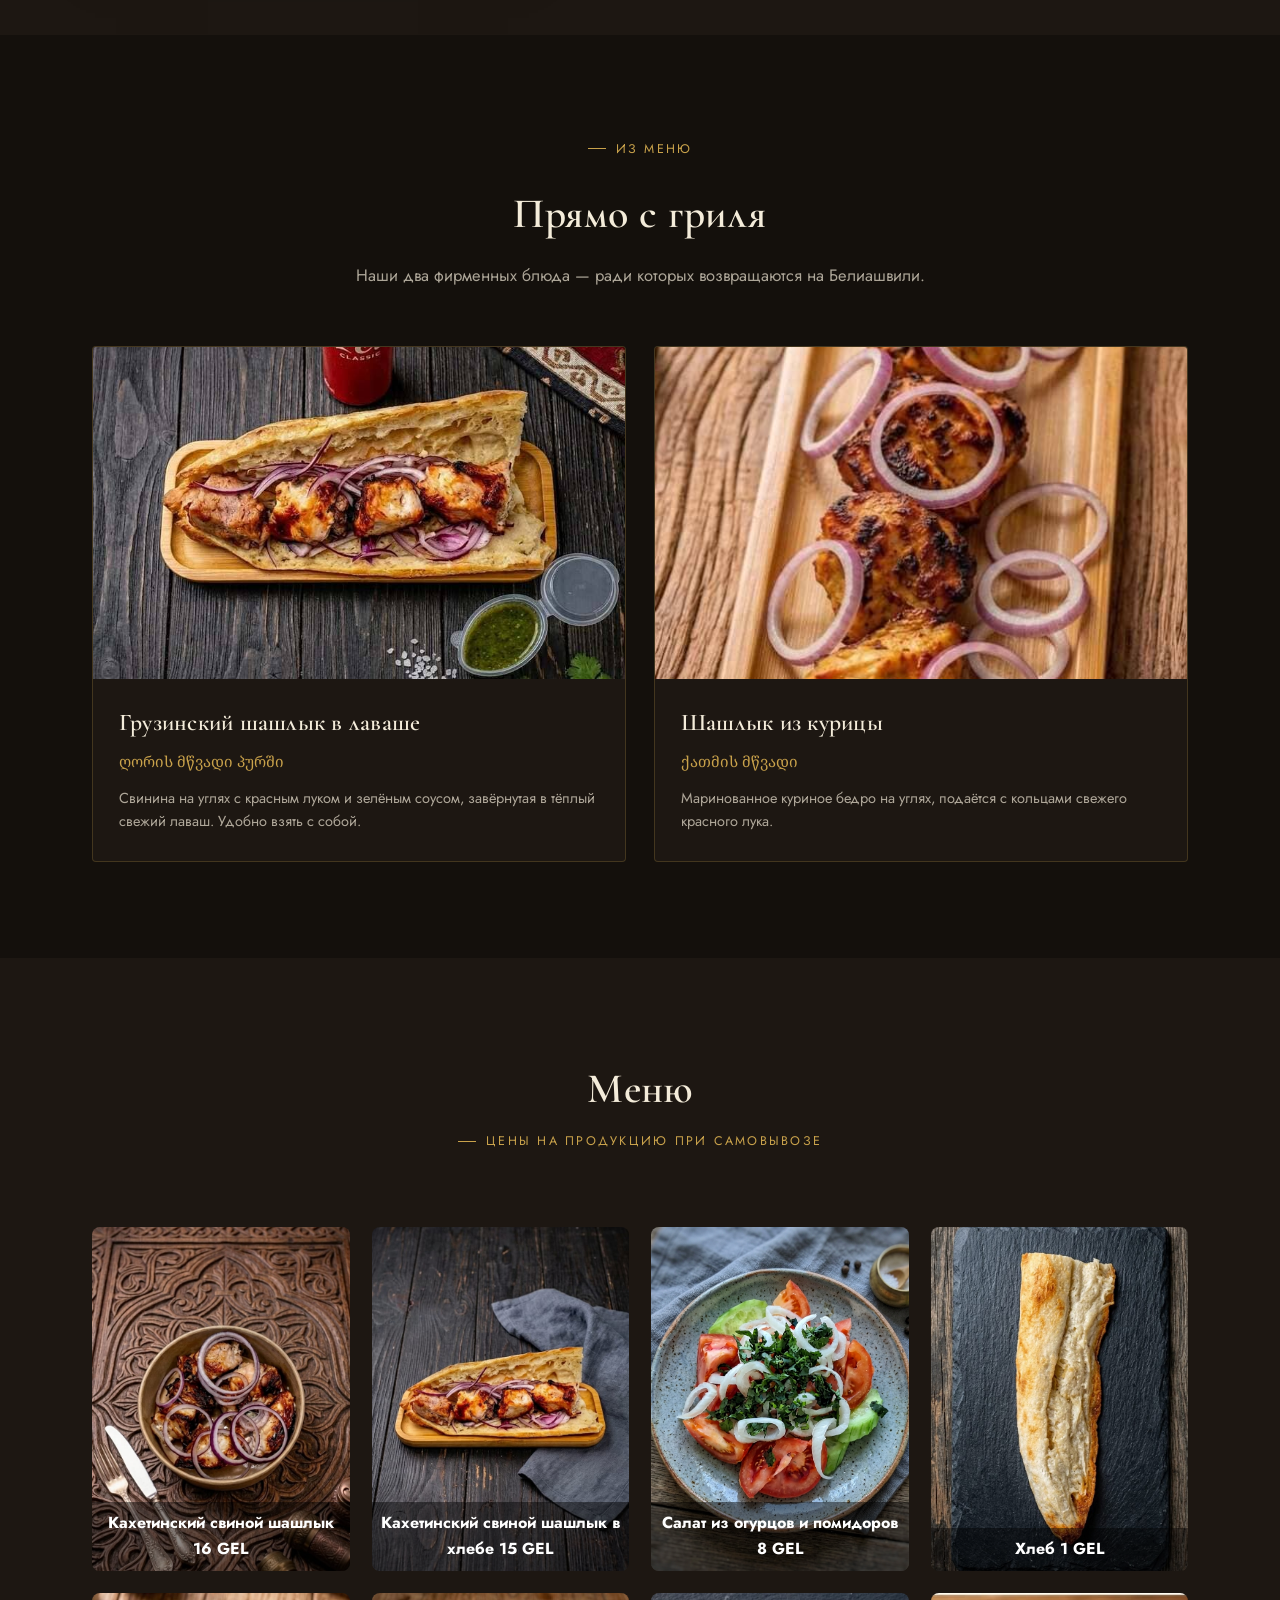
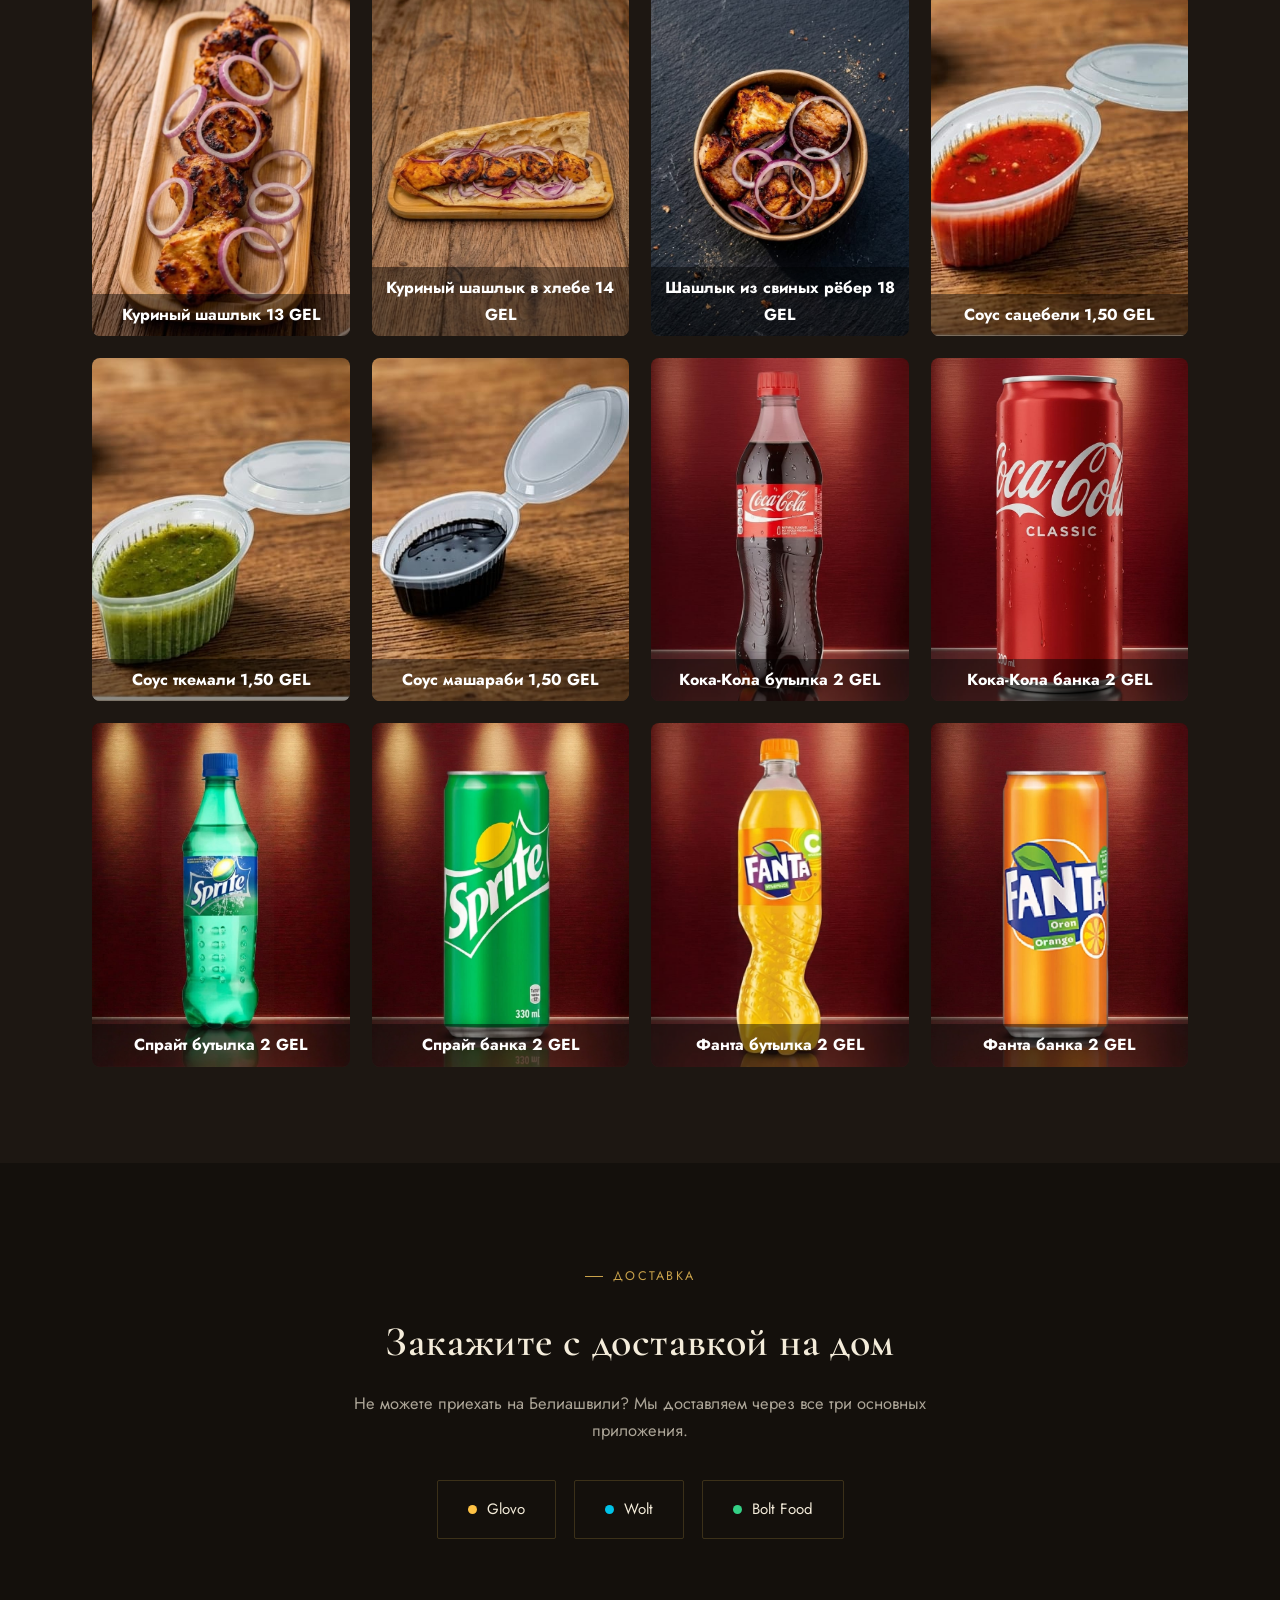
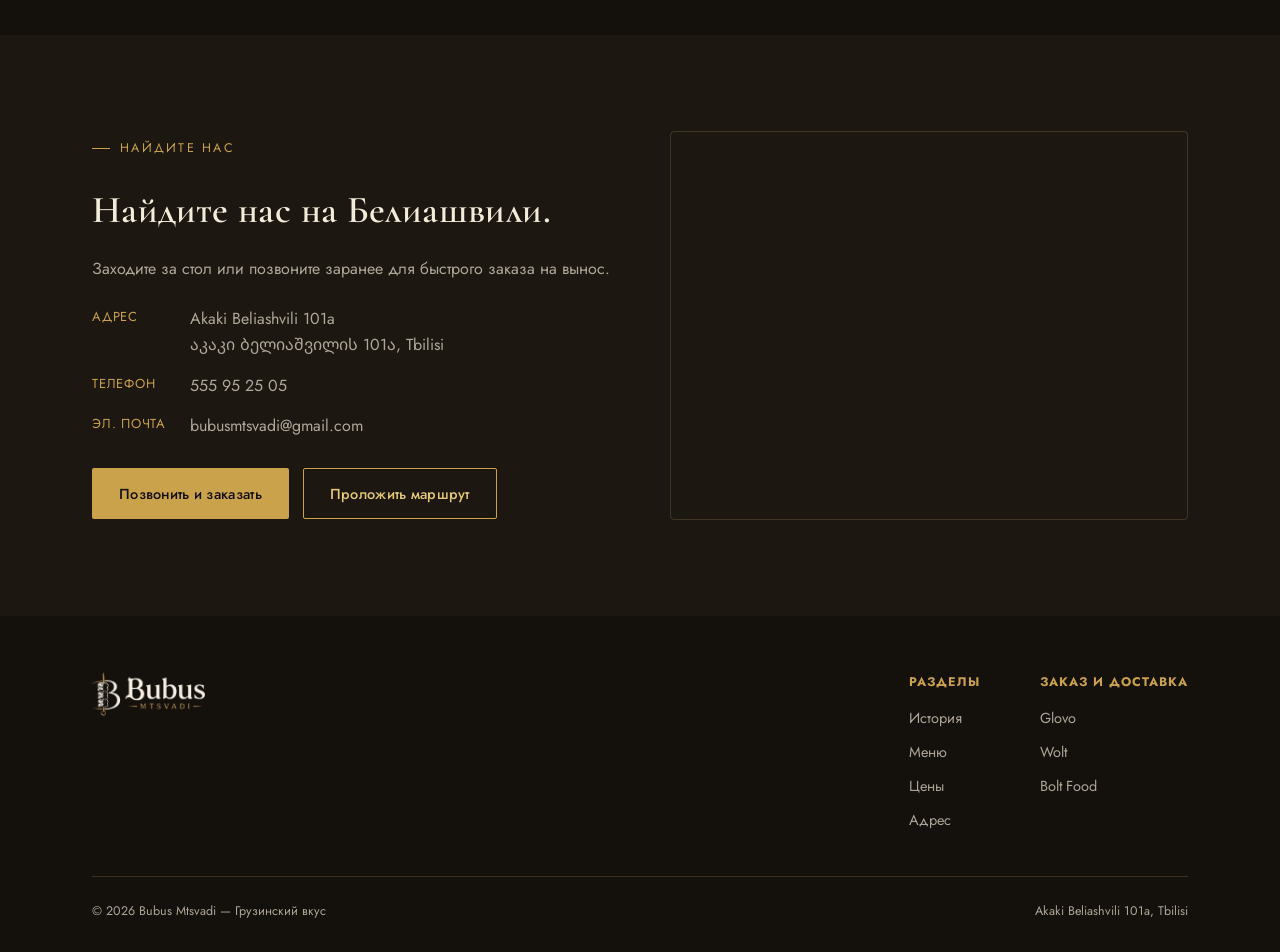
<file: ru.html>
<!DOCTYPE html>
<html lang="ru">

<head>
  <meta charset="UTF-8">
  <meta name="viewport" content="width=device-width, initial-scale=1.0">

  <title>Bubus Mtsvadi в Тбилиси — грузинский шашлык на Белиашвили</title>
  <meta name="description" content="Bubus Mtsvadi — грузинский шашлык в Тбилиси на улице Акакия Белиашвили. Свиное и куриное мцвади на углях, зал и доставка через Glovo, Wolt и Bolt Food.">
  <link rel="canonical" href="https://bubusmtsvadi.ge/ru.html">

  <!-- hreflang: tells Google which page serves which language for this business -->
  <link rel="alternate" hreflang="ka" href="https://bubusmtsvadi.ge/">
  <link rel="alternate" hreflang="en" href="https://bubusmtsvadi.ge/en.html">
  <link rel="alternate" hreflang="ru" href="https://bubusmtsvadi.ge/ru.html">
  <link rel="alternate" hreflang="x-default" href="https://bubusmtsvadi.ge/">

  <meta property="og:type" content="restaurant">
  <meta property="og:site_name" content="Bubus Mtsvadi">
  <meta property="og:title" content="Bubus Mtsvadi в Тбилиси — грузинский шашлык на Белиашвили">
  <meta property="og:description" content="Bubus Mtsvadi — грузинский шашлык в Тбилиси на улице Акакия Белиашвили. Свиное и куриное мцвади на углях, зал и доставка через Glovo, Wolt и Bolt Food.">
  <meta property="og:image" content="images/mtsvadi-bread.jpg">
  <meta property="og:url" content="https://bubusmtsvadi.ge/ru.html">
  <meta property="og:locale" content="ru_RU">

  <meta name="geo.region" content="GE-TB">
  <meta name="geo.placename" content="Tbilisi">
  <meta name="geo.position" content="41.772300;44.779673">
  <meta name="ICBM" content="41.772300, 44.779673">

  <link rel="preconnect" href="https://fonts.googleapis.com">
  <link href="https://fonts.googleapis.com/css2?family=Cormorant+Garamond:ital,wght@0,400;0,500;0,600;1,500&family=Noto+Serif+Georgian:wght@400;600;700&family=Jost:wght@400;500;600&family=Noto+Sans+Georgian:wght@400;500;600&display=swap" rel="stylesheet">
  <link rel="stylesheet" href="style.css">

  <script type="application/ld+json">
{
  "@context": "https://schema.org",
  "@type": "Restaurant",
  "@id": "https://bubusmtsvadi.ge/#restaurant",
  "name": "Bubus Mtsvadi",
  "url": "https://bubusmtsvadi.ge/ru.html",
  "alternateName": ["ბუბუს მწვადი", "Бубус Мцвади"],
  "image": "images/mtsvadi-bread.jpg",
  "logo": "images/logo-dark.png",
  "servesCuisine": ["Georgian cuisine", "Charcoal-grilled mtsvadi"],
  "priceRange": "$$",
  "telephone": "+995555952505",
  "email": "bubusmtsvadi@gmail.com",
  "address": {
    "@type": "PostalAddress",
    "streetAddress": "Akaki Beliashvili 101a",
    "addressLocality": "Tbilisi",
    "addressCountry": "GE"
  },
  "geo": {
    "@type": "GeoCoordinates",
    "latitude": 41.772300,
    "longitude": 44.779673
  },
  "hasMap": "https://maps.app.goo.gl/jyAPs7F5S4fDX3fc8",
  "menu": "https://bubusmtsvadi.ge/ru.html#menu",
  "acceptsReservations": true,
  "openingHoursSpecification": [{
    "@type": "OpeningHoursSpecification",
    "dayOfWeek": [
      "Monday",
      "Tuesday",
      "Wednesday",
      "Thursday",
      "Friday",
      "Saturday",
      "Sunday"
    ],
    "opens": "10:00",
    "closes": "23:00"
  }],
  "inLanguage": "ru"
}
</script>
<!-- Google tag (gtag.js) -->
<script async src="https://www.googletagmanager.com/gtag/js?id=G-5BJ2S99Y8P"></script>
<script>
  window.dataLayer = window.dataLayer || [];
  function gtag(){dataLayer.push(arguments);}
  gtag('js', new Date());

  gtag('config', 'G-5BJ2S99Y8P');
</script>
</head>

<body class="home" id="home">

<header>
  <nav>
    <a href="#home" class="brand">
      <img src="images/logo-dark.png" alt="Bubus Mtsvadi">
    </a>
    <div class="nav-links">
      <a href="#story">История</a>
      <a href="#menu">Меню</a>
        <a href="#gallery">Цены</a>
        <a href="#delivery">Доставка</a>
        <a href="#visit">Адрес</a>
      </div>
      <div class="nav-right">
        <div class="lang-switch" role="group" aria-label="Language">
          <a href="index.html" class="">GE</a>
          <a href="en.html" class="">EN</a>
          <a href="ru.html" class="active">RU</a>
        </div>
        <a href="tel:+995555952505" class="nav-phone">555 95 25 05</a>
      </div>
    </nav>
  </header>

  <section class="hero">
    <div class="wrap hero-inner">
      <div>
        <span class="eyebrow">Bubus Mtsvadi · Грузинский шашлык</span>
        <h1>Грузинский шашлык Bubu's Mtsvadi в Тбилиси</h1>
        <p class="lead">Если вы ищете мцвади в Тбилиси, Bubus Mtsvadi подаёт грузинский мцвади на углях на улице Белиашвили: просто, с дымком и быстро. Ешьте у нас, берите с собой или закажите доставку.</p>
        <div class="hero-actions">
          <a href="#menu" class="btn btn-primary">Смотреть меню</a>
          <a href="#delivery" class="btn btn-ghost">Заказать доставку</a>
        </div>
      </div>
      <div class="hero-photo">
        <img src="images/mtsvadi-bread.jpg" alt="Свиное мцвади, поданное в свежем хлебе с зелёным соусом">
        <div class="cap">ღორის მწვადი პურში</div>
      </div>
    </div>
  </section>

  <section class="story" id="story">
    <div class="wrap story-inner">
      <div class="story-art">
        <img src="images/mtsvadi-bowl.jpg" alt="Мцвади на гриле с красным луком">
      </div>
      <div class="story-text">
        <span class="eyebrow">Наша история</span>
        <h2 style="font-size:clamp(28px,3.2vw,38px); margin-bottom:18px;">На настоящих углях — каждый день.</h2>
        <p class="ka-line">Возьми с собой — и наслаждайся с комфортом.</p>
        <p>Bubus Mtsvadi находится на улице Акакия Белиашвили и делает одно, но хорошо: мцвади, приготовленное на открытых углях по традиционному грузинскому рецепту — с хрустящей корочкой снаружи и сочной серединой. Свинина или курица, на шампуре или в свежем хлебе с зелёным соусом и красным луком.</p>
        <p>Никаких компромиссов — только настоящий вкус места, которое ищут как мцвади в Тбилиси, готового к тому, чтобы съесть на месте, взять с собой или заказать с доставкой.</p>
      </div>
    </div>
  </section>

  <section id="menu">
    <div class="wrap">
      <div class="section-head">
        <span class="eyebrow">Из меню</span>
        <h2>Прямо с гриля</h2>
        <p>Наши два фирменных блюда — ради которых возвращаются на Белиашвили.</p>
      </div>
      <div class="menu-grid">
        <div class="menu-card">
          <img src="images/mtsvadi-bread.jpg" alt="Свиное мцвади в свежем хлебе">
          <div class="menu-card-body">
            <h3>Грузинский шашлык в лаваше</h3>
            <span class="ka">ღორის მწვადი პურში</span>
            <p>Свинина на углях с красным луком и зелёным соусом, завёрнутая в тёплый свежий лаваш. Удобно взять с собой.</p>
          </div>
        </div>
        <div class="menu-card">
          <img src="images/mtsvadi-platter.jpg" alt="Куриное мцвади с красным луком">
          <div class="menu-card-body">
            <h3>Шашлык из курицы</h3>
            <span class="ka">ქათმის მწვადი</span>
            <p>Маринованное куриное бедро на углях, подаётся с кольцами свежего красного лука.</p>
          </div>
        </div>
      </div>
    </div>
  </section>

  <section class="gallery" id="gallery">
    <div class="wrap">
   <div class="section-head">
    <h2>Меню</h2>
    <span class="eyebrow">Цены на продукцию при самовывозе</span>
</div>

<div class="gallery-grid">

    <div class="gallery-item"><img src="images/menu/კახური ღორის მწვადი 16 ლარი.jpg" alt="Кахетинский свиной шашлык 16 GEL"></div>
    <div class="gallery-item"><img src="images/menu/კახური ღორის მწვადი პურში 15 ლარი.jpg" alt="Кахетинский свиной шашлык в хлебе 15 GEL"></div>
    <div class="gallery-item"><img src="images/menu/კიტრი da პომიდვრის სალათი 8 ლარი.png" alt="Салат из огурцов и помидоров 8 GEL"></div>
    <div class="gallery-item"><img src="images/menu/პური 1 ლარი.jpg" alt="Хлеб 1 GEL"></div>
    <div class="gallery-item"><img src="images/menu/ქათმის მწვადი 13 ლარი.jpg" alt="Куриный шашлык 13 GEL"></div>
    <div class="gallery-item"><img src="images/menu/ქათმის მწვადი პურში 14 ლარი.jpg" alt="Куриный шашлык в хлебе 14 GEL"></div>
    <div class="gallery-item"><img src="images/menu/ღორის ნეკნის მწვადი 18 ლარი.jpg" alt="Шашлык из свиных рёбер 18 GEL"></div>
    <div class="gallery-item"><img src="images/menu/საწებელი 1,50 ლარი.jpg" alt="Соус сацебели 1,50 GEL"></div>
    <div class="gallery-item"><img src="images/menu/ტყემალი 1,50 ლარი.jpg" alt="Соус ткемали 1,50 GEL"></div>
    <div class="gallery-item"><img src="images/menu/მაშარაფი 1,50 ლარი.jpg" alt="Соус машараби 1,50 GEL"></div>
    <div class="gallery-item"><img src="images/menu/კოკა კოლა ბოთლით 2 ლარი.jpg" alt="Кока-Кола бутылка 2 GEL"></div>
    <div class="gallery-item"><img src="images/menu/კოკა კოლა ქილის 2 ლარი.jpg" alt="Кока-Кола банка 2 GEL"></div>
    <div class="gallery-item"><img src="images/menu/სპრაიტი ბოთლის 2 ლარი.jpg" alt="Спрайт бутылка 2 GEL"></div>
    <div class="gallery-item"><img src="images/menu/სპრაიტი ქილის 2 ლარი.jpg" alt="Спрайт банка 2 GEL"></div>
    <div class="gallery-item"><img src="images/menu/ფანტა ბოთლის 2 ლარი.jpg" alt="Фанта бутылка 2 GEL"></div>
    <div class="gallery-item"><img src="images/menu/ფანტა ქილის 2 ლარი.jpg" alt="Фанта банка 2 GEL"></div>

</div>
</div>
  </section>

  <section id="delivery">
    <div class="wrap delivery-inner">
      <div class="section-head" style="margin-bottom:0;">
        <span class="eyebrow">Доставка</span>
        <h2>Закажите с доставкой на дом</h2>
        <p>Не можете приехать на Белиашвили? Мы доставляем через все три основных приложения.</p>
      </div>
      <div class="delivery-apps">
        <a target="_blank" href="https://glovoapp.com/ka/ge/tbilisi/stores/bubus-mtsvadi-tbi" class="app-btn"><span class="app-dot dot-glovo"></span>Glovo</a>
        <a target="_blank" href="https://wolt.com/ka/geo/tbilisi/restaurant/bubu-s-mtsvadi" class="app-btn"><span class="app-dot dot-wolt"></span>Wolt</a>
        <a target="_blank" href="https://food.bolt.eu/ka-ge/15-tbilisi/p/1012716-bubus-mcvadi" class="app-btn"><span class="app-dot dot-bolt"></span>Bolt Food</a>
      </div>
    </div>
  </section>

  <section class="visit" id="visit">
    <div class="wrap visit-inner">
      <div class="visit-details">
        <span class="eyebrow">Найдите нас</span>
        <h2 style="font-size:clamp(28px,3.2vw,38px);">Найдите нас на Белиашвили.</h2>
        <p style="margin-top:14px; color:var(--cream-dim);">Заходите за стол или позвоните заранее для быстрого заказа на вынос.</p>
        <dl>
          <dt>Адрес</dt>
          <dd>Akaki Beliashvili 101a<br>აკაკი ბელიაშვილის 101ა, Tbilisi</dd>
          <dt>Телефон</dt>
          <dd>555 95 25 05</dd>
          <dt>Эл. почта</dt>
          <dd>bubusmtsvadi@gmail.com</dd>
        </dl>
        <div class="hero-actions" style="margin-top:28px;">
          <a href="tel:+995555952505" class="btn btn-primary">Позвонить и заказать</a>
          <a href="https://www.google.com/maps/dir/?api=1&destination=41.771982274350364,44.77971989717801" target="_blank" rel="noopener" class="btn btn-ghost">Проложить маршрут</a>
        </div>
      </div>
      <div class="map-block">
        <iframe src="https://www.google.com/maps?q=41.771982274350364,44.77971989717801&hl=ru&z=16&output=embed" loading="lazy" referrerpolicy="no-referrer-when-downgrade" title="Bubus Mtsvadi location on Akaki Beliashvili, Tbilisi"></iframe>
      </div>
    </div>
  </section>

  <footer>
    <div class="wrap">
      <div class="footer-top">
        <div class="footer-brand">
          <img src="images/logo-dark.png" alt="Bubus Mtsvadi">
        </div>
        <div class="footer-cols">
          <div class="footer-col">
            <h4>Разделы</h4>
            <a href="#story">История</a>
            <a href="#menu">Меню</a>
            <a href="#gallery">Цены</a>
            <a href="#visit">Адрес</a>
          </div>
          <div class="footer-col">
            <h4>Заказ и доставка</h4>
            <a target="_blank" href="https://glovoapp.com/ka/ge/tbilisi/stores/bubus-mtsvadi-tbi">Glovo</a>
            <a target="_blank" href="https://wolt.com/ka/geo/tbilisi/restaurant/bubu-s-mtsvadi">Wolt</a>
            <a target="_blank" href="https://food.bolt.eu/ka-ge/15-tbilisi/p/1012716-bubus-mcvadi">Bolt Food</a>

          </div>
        </div>
      </div>
      <div class="footer-bottom">
        <span>© 2026 Bubus Mtsvadi — Грузинский вкус</span>
        <span>Akaki Beliashvili 101a, Tbilisi</span>
      </div>
    </div>
  </footer>
 <script>
    document.querySelectorAll('.gallery-item').forEach(item => {
      const img = item.querySelector('img');
      const title = document.createElement('div');
      title.className = 'gallery-title';
      title.textContent = img.alt;
      item.prepend(title);
    });
  </script>
</body>

</html>
</file>
<file: style.css>
:root {
  --ink: #14100C;
  --char: #1D1712;
  --char-2: #241C15;
  --gold: #C9A24B;
  --gold-light: #E4C878;
  --ember: #B4542E;
  --cream: #F4ECDA;
  --cream-dim: rgba(244,236,218,0.68);
  --line: rgba(201,162,75,0.22);
}

* { margin: 0; padding: 0; box-sizing: border-box; }
html { scroll-behavior: smooth; }

body {
  background: var(--ink);
  color: var(--cream);
  font-family: 'Jost', 'Noto Sans Georgian', sans-serif;
  line-height: 1.65;
  overflow-x: hidden;
}

h1, h2, h3, .serif {
  font-family: 'Cormorant Garamond', 'Noto Serif Georgian', serif;
  font-weight: 600;
  letter-spacing: 0.01em;
}

a { color: inherit; text-decoration: none; }
img { display: block; max-width: 100%; }

.wrap { max-width: 1160px; margin: 0 auto; padding: 0 32px; }

/* ---------- Nav ---------- */
header {
  position: sticky;
  top: 0;
  z-index: 60;
  background: rgba(20,16,12,0.86);
  backdrop-filter: blur(8px);
  border-bottom: 1px solid var(--line);
}
nav {
  max-width: 1160px;
  margin: 0 auto;
  padding: 8px 32px;
  display: flex;
  align-items: center;
  justify-content: space-between;
  gap: 16px;
}
.brand { display: flex; align-items: center; gap: 10px; }
.brand img { height:60px; width: auto; }
.nav-links {
  display: flex;
  gap: 28px;
  font-size: 14.5px;
  letter-spacing: 0.02em;
}
.nav-links a { position: relative; padding: 4px 0; color: var(--cream-dim); transition: color 0.2s ease; }
.nav-links a:hover { color: var(--gold-light); }
.nav-right { display: flex; align-items: center; gap: 16px; }
.nav-phone {
  border: 1px solid var(--gold);
  color: var(--gold-light);
  padding: 9px 20px;
  border-radius: 2px;
  font-size: 14px;
  letter-spacing: 0.03em;
  white-space: nowrap;
  transition: background 0.2s ease, color 0.2s ease;
}
.nav-phone:hover { background: var(--gold); color: var(--ink); }

.lang-switch {
  display: flex;
  border: 1px solid var(--line);
  border-radius: 3px;
  overflow: hidden;
}
.lang-switch a {
  color: var(--cream-dim);
  font-family: 'Jost', sans-serif;
  font-size: 12.5px;
  letter-spacing: 0.04em;
  padding: 7px 11px;
  transition: background 0.2s ease, color 0.2s ease;
}
.lang-switch a + a { border-left: 1px solid var(--line); }
.lang-switch a.active { background: var(--gold); color: var(--ink); font-weight: 600; }
.lang-switch a:hover:not(.active) { color: var(--gold-light); }

/* ---------- Hero ---------- */
.hero {
  position: relative;
  padding: 76px 0 90px;
  background:
    radial-gradient(circle at 82% 20%, rgba(201,162,75,0.16), transparent 45%),
    radial-gradient(circle at 10% 90%, rgba(180,84,46,0.14), transparent 40%);
}
.hero-inner {
  display: grid;
  grid-template-columns: 1fr 1fr;
  gap: 56px;
  align-items: center;
}
.eyebrow {
  display: inline-flex;
  align-items: center;
  gap: 10px;
  font-size: 12.5px;
  letter-spacing: 0.18em;
  text-transform: uppercase;
  color: var(--gold);
  margin-bottom: 20px;
}
.eyebrow::before { content:""; width: 18px; height: 1px; background: var(--gold); }
.hero h1 {
  font-size: clamp(38px, 4.6vw, 60px);
  line-height: 1.1;
  color: var(--cream);
}
.hero p.lead {
  margin-top: 24px;
  font-size: 17.5px;
  max-width: 46ch;
  color: var(--cream-dim);
}
.hero-actions { margin-top: 34px; display: flex; gap: 14px; flex-wrap: wrap; }
.btn {
  display: inline-flex;
  align-items: center;
  gap: 8px;
  padding: 13px 26px;
  border-radius: 2px;
  font-weight: 500;
  font-size: 14.5px;
  letter-spacing: 0.02em;
  transition: transform 0.2s ease, box-shadow 0.2s ease, background 0.2s ease;
  border: 1px solid transparent;
  cursor: pointer;
}
.btn-primary { background: var(--gold); color: var(--ink); }
.btn-primary:hover { background: var(--gold-light); transform: translateY(-2px); }
.btn-ghost { border-color: var(--gold); color: var(--gold-light); }
.btn-ghost:hover { background: rgba(201,162,75,0.1); }

.hero-photo {
  position: relative;
  border-radius: 4px;
  overflow: hidden;
  box-shadow: 0 40px 80px -30px rgba(0,0,0,0.7);
}
.hero-photo img { width: 100%; height: 100%; object-fit: cover; aspect-ratio: 4/5; }
.hero-photo::after {
  content: "";
  position: absolute; inset: 0;
  background: linear-gradient(180deg, transparent 55%, rgba(20,16,12,0.75) 100%);
}
.hero-photo .cap {
  position: absolute; left: 20px; bottom: 18px; z-index: 2;
  font-family: 'Noto Serif Georgian', serif; font-size: 15px; color: var(--cream);
}

/* ---------- Sections shared ---------- */
section { padding: 96px 0; }
.section-head { max-width: 600px; margin: 0 auto 56px; text-align: center; }
.section-head .eyebrow { justify-content: center; }
.section-head h2 { font-size: clamp(30px, 3.6vw, 42px); }
.section-head p { margin-top: 14px; color: var(--cream-dim); font-size: 16.5px; }

/* ---------- Story ---------- */
.story { background: var(--char); }
.story-inner { display: grid; grid-template-columns: 0.85fr 1.15fr; gap: 60px; align-items: center; }
.story-art { border-radius: 4px; overflow: hidden; box-shadow: 0 30px 60px -24px rgba(0,0,0,0.6); }
.story-art img { width: 100%; aspect-ratio: 4/5; object-fit: cover; }
.story-text p { color: var(--cream-dim); margin-bottom: 16px; font-size: 16.5px; }
.story-text .ka-line { font-family: 'Noto Serif Georgian', serif; color: var(--gold-light); font-size: 19px; margin-bottom: 20px; }

/* ---------- Menu ---------- */
.menu-grid { display: grid; grid-template-columns: repeat(2, 1fr); gap: 28px; }
.menu-card {
  background: var(--char);
  border: 1px solid var(--line);
  border-radius: 4px;
  overflow: hidden;
  transition: transform 0.25s ease, border-color 0.25s ease;
}
.menu-card:hover { transform: translateY(-5px); border-color: var(--gold); }
.menu-card img { width: 100%; aspect-ratio: 16/10; object-fit: cover; }
.menu-card-body { padding: 24px 26px 28px; }
.menu-card h3 { font-size: 24px; color: var(--cream); margin-bottom: 6px; }
.menu-card .ka { font-family: 'Noto Serif Georgian', serif; color: var(--gold); font-size: 15px; margin-bottom: 12px; display: block; }
.menu-card p { font-size: 14.5px; color: var(--cream-dim); }

/* ---------- Gallery ---------- */
.gallery { background: var(--char); }
.gallery-grid { display: grid; grid-template-columns: repeat(4, 1fr); gap: 22px; }
.gallery-grid img { width: 100%; aspect-ratio: 3/4; object-fit: cover; border-radius: 4px; transition: transform 0.35s ease; }
.gallery-grid a { overflow: hidden; border-radius: 4px; display: block; }
.gallery-grid a:hover img { transform: scale(1.05); }
.gallery-item {
    position: relative;
    display: block;
    overflow: hidden;
    border-radius: 8px;
}

.gallery-item img {
    width: 100%;
    display: block;
}

.gallery-title {
    position: absolute;
    bottom: 0;
    left: 0;
    width: 100%;
    padding: 8px;
    background: rgba(0,0,0,0.45);
    color: white;
    text-align: center;
    font-size: 16px;
    font-weight: bold;
    z-index: 2;
    box-sizing: border-box;
}
/* ---------- Delivery ---------- */
.delivery-inner { text-align: center; }
.delivery-apps { display: flex; justify-content: center; gap: 18px; flex-wrap: wrap; margin-top: 36px; }
.app-btn {
  display: flex; align-items: center; gap: 10px;
  padding: 16px 30px;
  border: 1px solid var(--line);
  border-radius: 2px;
  font-size: 15px;
  transition: border-color 0.2s ease, background 0.2s ease;
}
.app-btn:hover { border-color: var(--gold); background: rgba(201,162,75,0.06); }
.app-dot { width: 9px; height: 9px; border-radius: 50%; }
.dot-glovo { background: #FFC244; }
.dot-wolt { background: #00C2E8; }
.dot-bolt { background: #34D186; }

/* ---------- Visit ---------- */
.visit { background: var(--char); }
.visit-inner { display: grid; grid-template-columns: 1fr 1fr; gap: 60px; }
.visit-details dl { display: grid; grid-template-columns: auto 1fr; gap: 14px 24px; margin-top: 24px; }
.visit-details dt { color: var(--gold); font-size: 13px; text-transform: uppercase; letter-spacing: 0.06em; }
.visit-details dd { color: var(--cream-dim); }
.map-block {
  border-radius: 4px;
  overflow: hidden;
  aspect-ratio: 4/3;
  border: 1px solid var(--line);
  filter: grayscale(0.35) contrast(1.05);
}
.map-block iframe { width: 100%; height: 100%; border: 0; display: block; }

/* ---------- Footer ---------- */
footer { padding: 56px 0 30px; }
.footer-top {
  display: flex; justify-content: space-between; align-items: flex-start;
  flex-wrap: wrap; gap: 30px; padding-bottom: 34px;
  border-bottom: 1px solid var(--line);
}
.footer-brand { display: flex; align-items: center; gap: 12px; }
.footer-brand img { height: 44px; }
.footer-cols { display: flex; gap: 60px; }
.footer-col h4 { font-size: 12.5px; text-transform: uppercase; letter-spacing: 0.08em; color: var(--gold); margin-bottom: 14px; }
.footer-col a { display: block; font-size: 14.5px; margin-bottom: 10px; color: var(--cream-dim); }
.footer-col a:hover { color: var(--cream); }
.footer-bottom { padding-top: 24px; font-size: 12.5px; color: var(--cream-dim); display: flex; justify-content: space-between; flex-wrap: wrap; gap: 10px; }

@media (max-width: 860px) {
  .nav-links { display: none; }
  .hero-inner, .story-inner, .visit-inner { grid-template-columns: 1fr; }
  .menu-grid { grid-template-columns: 1fr; }
  .gallery-grid { grid-template-columns: repeat(2, 1fr); }
  section { padding: 68px 0; }
  .footer-top { flex-direction: column; }
  .nav-phone { display: none; }
}

@media (prefers-reduced-motion: reduce) {
  * { transition: none !important; scroll-behavior: auto !important; }
}

a:focus-visible, button:focus-visible { outline: 2px solid var(--gold); outline-offset: 3px; }
</file>
